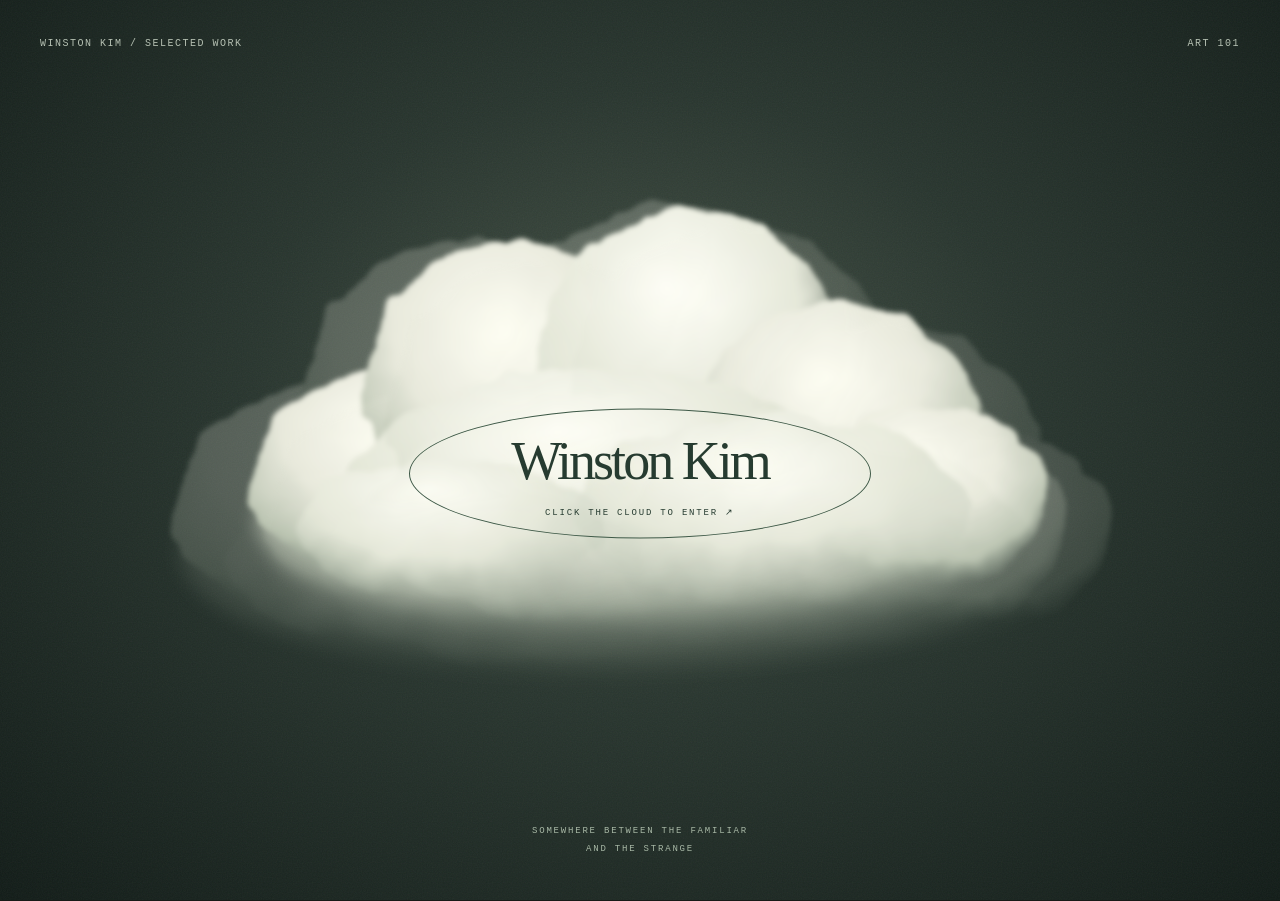
<file: index.html>
<!doctype html>
<html lang="en"><head><meta charset="utf-8"><meta name="viewport" content="width=device-width,initial-scale=1"><meta name="theme-color" content="#171916"><meta name="description" content="Four interactive worlds by Winston Kim. A portfolio experienced from inside a circular gallery."><title>Winston Kim — Inside the Web</title><link rel="stylesheet" href="gallery.css?v=cloud-about-8"><script src="gallery.js?v=cloud-about-8" defer></script><link rel="stylesheet" href="intro.css?v=cloud-about-8"><script src="intro.js?v=cloud-about-8" defer></script></head>
<body>
<section id="intro" role="dialog" aria-modal="true" aria-label="Welcome to Winston Kim’s portfolio">
 <div class="intro-coordinate">WINSTON KIM / SELECTED WORK</div><div class="intro-edition">ART 101</div>
 <div class="cloud-stage"><img class="cloud-layer haze" src="assets/cloud.svg" alt="" aria-hidden="true"><img class="cloud-layer main" src="assets/cloud.svg" alt="A soft, luminous cloud"><img class="cloud-layer wisp" src="assets/cloud.svg" alt="" aria-hidden="true"><button id="enter-portfolio"><strong>Winston Kim</strong><span>Click the cloud to enter ↗</span></button></div>
 <div class="intro-caption">SOMEWHERE BETWEEN THE FAMILIAR<br>AND THE STRANGE</div>
</section>
<header><a class="identity" href="#page00">WINSTON KIM<span>ART 101 · SELECTED WEB WORK</span></a><div class="edition">INSIDE THE WEB <span>↗</span></div><div class="header-actions"><button id="about-button" aria-haspopup="dialog" aria-controls="about-dialog">About me</button><button id="help" aria-expanded="false" aria-controls="instructions">How to explore <span>?</span></button></div></header>
<main id="gallery" aria-label="Circular portfolio gallery">
<div class="ceiling" aria-hidden="true"><div></div><div></div><div></div></div><div class="floor" aria-hidden="true"><div></div><div></div><div></div></div>
<div id="scene"><div id="world"></div></div>
<button class="edge top" aria-label="Rotate to previous project"><span>↑</span><small>TURN UP</small></button><button class="edge bottom" aria-label="Rotate to next project"><span>↓</span><small>TURN DOWN</small></button>
<div class="position" aria-hidden="true"><svg viewBox="0 0 100 48"><ellipse cx="50" cy="23" rx="42" ry="17"/><path id="bearing" d="M50 23L50 6"/><circle cx="50" cy="23" r="3"/></svg><span>YOU ARE HERE</span></div>
</main>
<aside id="instructions" hidden><button id="closeHelp" aria-label="Close instructions">×</button><span class="eyebrow">A PORTFOLIO IN THE ROUND</span><h1>Four worlds.<br>One continuous space.</h1><p>You’re standing in the center. Move your mouse to the top or bottom edge of the gallery and hold it there to turn around the gallery.</p><p>Click any website to open it fullscreen. Use “Back to portfolio” to return to the gallery. Use the project names or arrow buttons to jump between works. On a phone, swipe up or down on the project information below.</p><p class="muted">Keyboard: focus the gallery controls and use ↑ / ↓. Project keyboards remain independent.</p></aside>
<footer><div class="project-info" id="swipe"><span class="eyebrow" id="category"></span><div class="project-heading"><h1 id="title"></h1><a id="open" target="_blank" rel="noopener" aria-label="Open current project in a new tab">↗</a></div><p id="description"></p></div><div class="navigation"><div class="nav-caption"><span>MOVE UP OR DOWN TO EXPLORE</span><span id="counter">01 / 04</span></div><nav aria-label="Projects" id="index"></nav><div id="versions" hidden><span>Explore versions</span> <a href="projects/intime/terminal/index.html" target="_blank" rel="noopener">Terminal ↗</a><a href="projects/intime/lifeline/index.html" target="_blank" rel="noopener">Lifeline ↗</a></div></div></footer>
<dialog id="about-dialog" aria-labelledby="about-title">
<button id="close-about" type="button" autofocus>Close ×</button>
<span class="eyebrow">ABOUT ME</span><h1 id="about-title">Winston Kim.</h1><div class="about-course">MUSIC TECH / ART 101</div>
<div class="about-copy"><p>My name is Winston Kim and I am a Music Tech major. My creative interests lean towards nostalgic/surreal, and slightly dystopian. I like experimenting with ideas that feel familiar in the beginning but become more strange the longer you interact with them.</p>
<p>I'm interested in how technology influences our perception of reality, time, and memory. I'm drawn to the contrast between old and new, where the imperfections of analog coincide with the idea of speculative future that has a feeling of nostalgia. I don't necessarily want everything I create to have some big meaning but sometimes just want to create things that are weird and see where it goes.</p></div>
</dialog>
<div id="announcement" class="sr-only" aria-live="polite"></div>
</body></html>
</file>
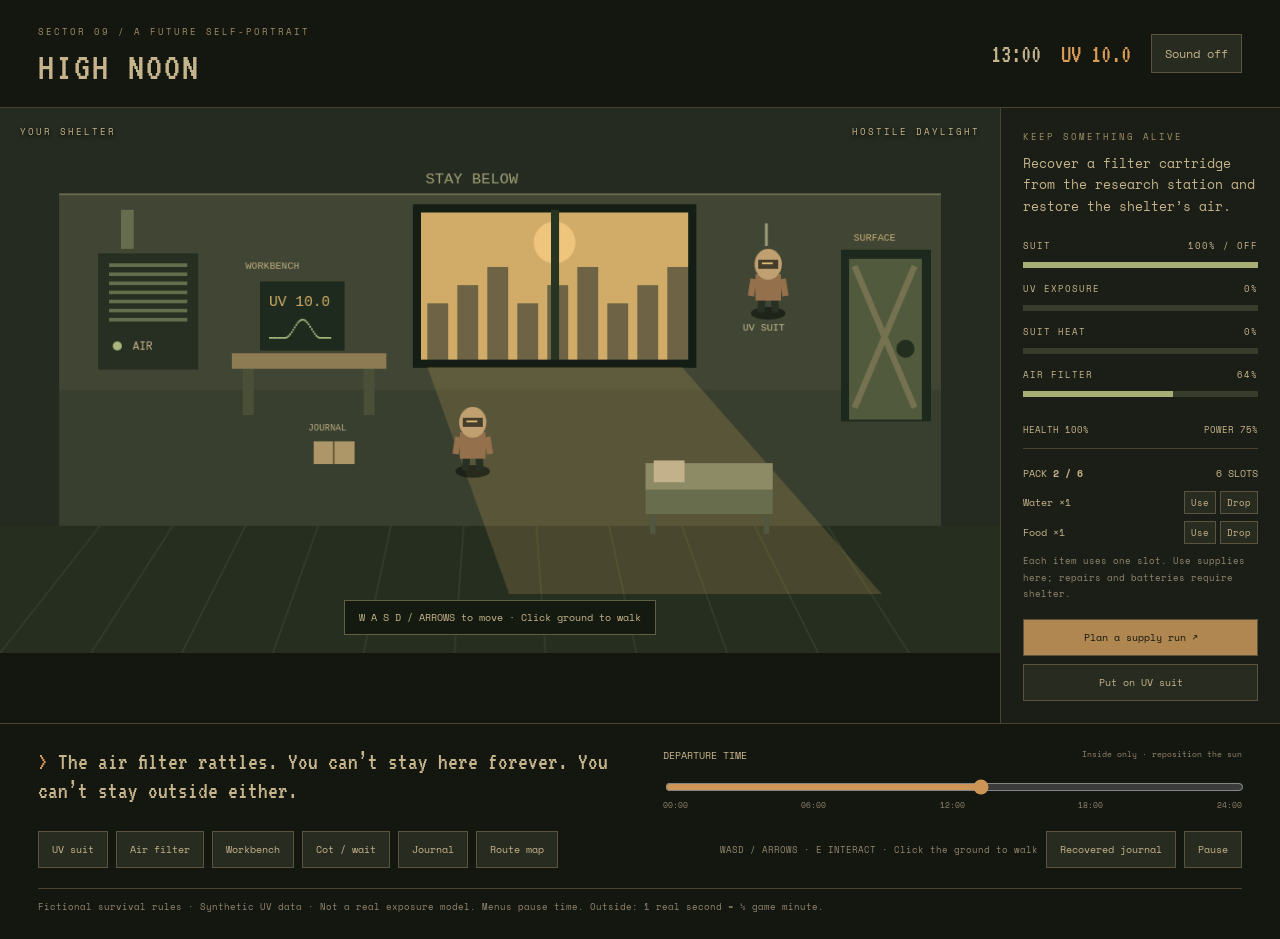
<file: projects/high-noon/index.html>
<!DOCTYPE html><html lang="en"><head><meta charset="UTF-8"><meta name="viewport" content="width=device-width,initial-scale=1"><title>High Noon</title><link rel="stylesheet" href="style.css"></head><body>
<header><div><span class="eyebrow">SECTOR 09 / A FUTURE SELF-PORTRAIT</span><h1>HIGH NOON</h1></div><div class="header-right"><span id="clock">13:00</span><span id="uv">UV 10.0</span><button id="sound" aria-pressed="false">Sound off</button></div></header>
<main><div class="world"><canvas id="world" width="1100" height="600" aria-label="Survival game. Move with W A S D or arrow keys; press E near labeled objects. Equivalent interaction buttons are below."></canvas><div class="scene-top"><span id="place">YOUR SHELTER</span><span id="weather">ASH ON THE WINDOWS</span></div><div class="interaction" id="prompt">W A S D to move · E to interact</div><div class="death" id="death" hidden><span>SURFACE CONTACT LOST</span><h2>NOT EVEN<br>A SHADOW.</h2><p id="deathReason"></p><small>Returning to the starting sequence…</small></div></div>
<aside><div class="eyebrow">KEEP SOMETHING ALIVE</div><p id="objective">Recover a filter cartridge from the research station and restore the shelter’s air.</p><div class="meter"><label>SUIT <span id="suitLabel"></span></label><progress id="suitMeter" max="100"></progress></div><div class="meter"><label>UV EXPOSURE <span id="exposureLabel"></span></label><progress id="exposureMeter" max="100"></progress></div><div class="meter"><label>SUIT HEAT <span id="heatLabel"></span></label><progress id="heatMeter" max="100"></progress></div><div class="meter"><label>AIR FILTER <span id="filterLabel"></span></label><progress id="filterMeter" max="100"></progress></div><div class="vitals"><span id="health"></span><span id="power"></span></div><div class="inventory-head"><span>PACK <b id="capacity"></b></span><span>6 SLOTS</span></div><div id="inventory"></div><p class="muted">Each item uses one slot. Use supplies here; repairs and batteries require shelter.</p><button id="plan" class="primary">Plan a supply run ↗</button><button id="suit">Put on UV suit</button><button id="return" hidden>Return to shelter ↙</button></aside>
<section class="console"><div class="log" id="log" role="status" aria-live="polite">The air filter rattles. You can’t stay here forever. You can’t stay outside either.</div><div class="time"><label for="time">DEPARTURE TIME <small id="timeHint">Inside only · reposition the sun</small></label><input id="time" type="range" min="0" max="23.75" step=".25" value="13"><div class="ticks"><span>00:00</span><span>06:00</span><span>12:00</span><span>18:00</span><span>24:00</span></div></div><div id="objects" class="objects"></div><div class="help"><span>WASD / ARROWS · E INTERACT · Click the ground to walk</span><button id="journal">Recovered journal</button><button id="pause">Pause</button></div><div class="muted">Fictional survival rules · Synthetic UV data · Not a real exposure model. Menus pause time. Outside: 1 real second = ½ game minute.</div></section></main>
<dialog id="modal"><button id="close" class="close" aria-label="Close">×</button><div id="modalBody"></div></dialog>
<script src="core.js"></script><script src="game.js"></script></body></html>
</file>
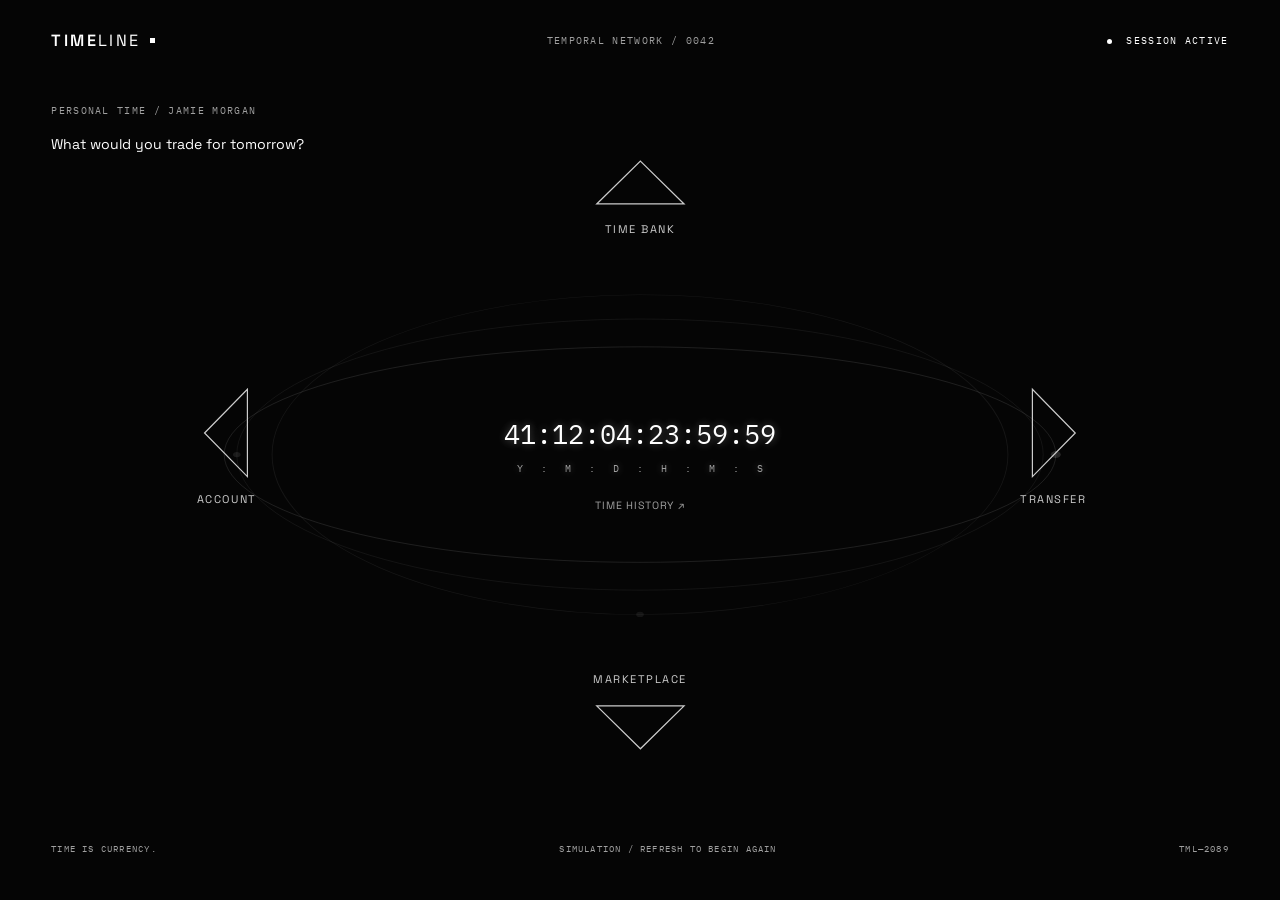
<file: projects/intime/index.html>
<!DOCTYPE html>
<html lang="en">
  <head>
    <meta charset="UTF-8">
    <meta name="viewport" content="width=device-width, initial-scale=1">
    <meta name="theme-color" content="#050505">
    <meta name="description" content="TIMELINE. Navigate a world where time is currency.">
    <title>TIMELINE — Radial version</title>
    <link rel="stylesheet" href="style.css">
    <script src="script.js" defer></script>
  </head>

  <body>
    <header class="site-header">
      <a class="brand" href="#home" aria-label="Timeline home">TIME<span>LINE</span><i></i></a>
      <span class="header-coordinate">TEMPORAL NETWORK / 0042</span>
      <span class="session"><i></i> SESSION ACTIVE</span>
    </header>

    <main>
      <!-- The hub is a scaled coordinate system: clock, orbits, and controls share it. -->
      <section id="home" class="view home-view" aria-label="Time navigation">
        <div class="home-caption"><span class="eyebrow">PERSONAL TIME / JAMIE MORGAN</span><p id="welcome-message"></p></div>

        <div class="dome">
          <svg class="orbit-map" viewBox="0 0 800 800" preserveAspectRatio="none" fill="none" aria-hidden="true">
            <g class="orbit orbit-one"><ellipse cx="400" cy="400" rx="330" ry="124" stroke="currentColor"/><circle cx="730" cy="400" r="4" fill="currentColor"/></g>
            <g class="orbit orbit-two"><ellipse cx="400" cy="400" rx="320" ry="156" stroke="currentColor"/><circle cx="80" cy="400" r="3" fill="currentColor"/></g>
            <g class="orbit orbit-three"><ellipse cx="400" cy="400" rx="292" ry="184" stroke="currentColor"/><circle cx="400" cy="584" r="3" fill="currentColor"/></g>
          </svg>

          <a href="#bank" class="direction north" aria-label="Time bank: borrow, project, and repay">
            <svg class="direction-arrow" viewBox="0 0 120 64" aria-hidden="true"><path d="M60 6 L112 57 L8 57 Z"/></svg><span class="direction-name">TIME BANK</span>
          </a>
          <a href="#transfers" class="direction east" aria-label="Transfers: send time to a contact">
            <svg class="direction-arrow" viewBox="0 0 120 64" aria-hidden="true"><path d="M60 6 L112 57 L8 57 Z"/></svg><span class="direction-name">TRANSFER</span>
          </a>
          <a href="#market" class="direction south" aria-label="Marketplace: buy goods and services">
            <span class="direction-name">MARKETPLACE</span><svg class="direction-arrow" viewBox="0 0 120 64" aria-hidden="true"><path d="M60 6 L112 57 L8 57 Z"/></svg>
          </a>
          <a href="#account" class="direction west" aria-label="Account: status, help, and settings">
            <svg class="direction-arrow" viewBox="0 0 120 64" aria-hidden="true"><path d="M60 6 L112 57 L8 57 Z"/></svg><span class="direction-name">ACCOUNT</span>
          </a>

          <a class="time-core" href="#history" aria-label="View your time history">
            
            <span id="countdown" class="countdown" role="timer" aria-live="off"></span>
            <span class="core-action">TIME HISTORY <span aria-hidden="true">↗</span></span>
          </a>
        </div>
        
      </section>

      <!-- Menu screens share the same live account; navigation does not reload it. -->
      <section id="workspace" class="view workspace" hidden>
        <div class="workspace-top"><a class="back-link" href="#home">← RETURN TO ORBIT</a><a href="#history" class="mini-clock" id="screen-time" aria-label="Remaining time; view history"></a></div>
        <nav class="screen-nav" aria-label="Directional menus">
          <a href="#bank" data-screen="bank">↑ <span>Credit</span></a>
          <a href="#transfers" data-screen="transfers">→ <span>Transfer</span></a>
          <a href="#market" data-screen="market">↓ <span>Exchange</span></a>
          <a href="#gamble" data-screen="gamble">◇ <span>Chance</span></a>
          <a href="#account" data-screen="account">← <span>Identity</span></a>
          <a href="#history" data-screen="history">◎ <span>Record</span></a>
        </nav>
        <div class="screen-heading"><div><span class="eyebrow" id="screen-index"></span><h1 id="screen-title" tabindex="-1"></h1></div></div>

        <section id="bank-panel" class="panel" hidden>
          <div class="split-grid">
            <form id="loan-form" class="form-block">
              <h2>Borrow a little tomorrow.</h2>
              <label for="loan-amount">Lifespan to borrow <output id="loan-label">5 years</output></label>
              <input id="loan-amount" type="range" min="1" max="15" value="5">
              <div class="range-labels"><span>1 year</span><span>15 years</span></div>
              <label for="loan-term">Repayment period</label>
              <select id="loan-term"><option value="12">12 months / 10% interest</option><option value="24" selected>24 months / 15% interest</option><option value="60">60 months / 25% interest</option></select>
              <button type="submit" class="primary-button">Review loan <span>↗</span></button>
              
            </form>
            <div class="projection-block">
              <div class="projection-orbit" aria-hidden="true">
                <svg viewBox="0 0 300 300" fill="none"><circle cx="150" cy="150" r="132" class="dial-track"/><circle cx="150" cy="150" r="132" class="dial-value" id="loan-dial" pathLength="100"/><circle cx="150" cy="150" r="112" class="dial-ticks"/><path d="M150 6V28M150 272V294M6 150H28M272 150H294"/></svg>
                <div><span id="dial-years">+5</span><small>YEARS ADVANCED</small></div>
              </div>
              <span class="eyebrow">LIFESPAN PROJECTION</span><dl id="projection-data" class="data-list"></dl></div>
          </div>
          <div class="repay-block"><div><span class="eyebrow">YOUR COMMITMENTS</span><h2>Outstanding debt</h2><p id="debt-value" class="data-number"></p></div><form id="repay-form"><label for="repay-amount">Repayment in days</label><div class="inline-fields"><input type="number" id="repay-amount" min="0.01" step="0.01" placeholder="30" required><button class="outline-button" type="submit">Review ↗</button></div><button type="button" class="text-button" id="repay-all">Repay full balance</button></form></div>
          
        </section>

        <section id="transfers-panel" class="panel" hidden>
          <div class="split-grid"><form id="transfer-form" class="form-block"><label for="recipient">Recipient</label><select id="recipient"><option value="alex">Alex Morgan</option><option value="sam">Sam Chen</option><option value="jordan">Jordan Ellis</option></select><label for="transfer-amount">Time to send</label><div class="inline-fields"><input id="transfer-amount" type="number" min="0.01" step="0.01" placeholder="1" required><select id="transfer-unit" aria-label="Time unit"><option value="d">Days</option><option value="h">Hours</option><option value="mo">Months</option><option value="y">Years</option></select></div><div class="fee-line"><span>Transfer fee</span><span>0 seconds</span></div><button class="primary-button" type="submit">Review transfer <span>↗</span></button></form><div class="transfer-copy">
              <span class="eyebrow">BIOLOGICAL RELAY / DIRECT LINK</span>
              <div class="relay-diagram" aria-hidden="true"><span class="relay-source">0042</span><div class="relay-path"><i></i><i></i><i></i></div><span class="relay-target">↗</span></div>
              <h2>A part of you.<br>Somewhere else.</h2>
              
            </div></div>
        </section>

        <section id="market-panel" class="panel" hidden><p class="market-caption">ESSENTIALS / INDULGENCES <span>ALL PRICES IN LIFESPAN</span></p><div id="products" class="product-list"></div>
          <a class="chance-link" href="#gamble"><span><small>CHANCE EXCHANGE / 05</small>Feeling lucky with your lifetime?</span><span>Enter →</span></a></section>

        <section id="gamble-panel" class="panel" hidden>
          <div class="split-grid">
            <form id="gamble-form" class="form-block">
              <h2>Spin for tomorrow.</h2>
              <label for="wager-amount">Lifespan to wager</label>
              <div class="inline-fields">
                <input id="wager-amount" type="number" min="0.01" step="0.01" value="1" required>
                <select id="wager-unit" aria-label="Wager time unit"><option value="h">Hours</option><option value="d">Days</option><option value="mo">Months</option><option value="y">Years</option></select>
              </div>
              <button class="primary-button" type="submit">Review wager <span>◇</span></button>
              
              
            </form>
            <div class="chance-instrument">
              <span class="eyebrow">PROBABILITY ENGINE / 7 : 7 : 1</span>
              <div class="chance-wheel" aria-hidden="true"><span class="wheel-pointer"></span><div id="wheel-disc" class="wheel-disc"></div><span class="wheel-hub">7 / 7 / 1</span></div>
              <p id="gamble-result" role="status">Your next second is undecided.</p>
              <a href="#history" class="text-button">View your time history ↗</a>
            </div>
          </div>
        </section>

        <section id="account-panel" class="panel" hidden>
          <div class="identity-heading"><span class="identity-mark" aria-hidden="true">JM</span><div><span class="eyebrow">REGISTERED BIOLOGICAL IDENTITY</span><h2>Jamie Morgan</h2></div><span class="identity-code">0042 / VERIFIED</span></div>
          <dl id="account-data" class="account-data"></dl>
          <details class="guide"><summary>Navigation guide <span>+</span></summary><div class="guide-grid"><p><strong>↑ Time bank</strong>Borrow, project future lifespan, or repay debt.</p><p><strong>→ Transfer</strong>Choose a contact and send time.</p><p><strong>↓ Marketplace</strong>Browse goods and review purchases.</p><p><strong>◇ Chance</strong>Wager time on a spinning wheel. Review the odds, then confirm.</p><p><strong>← Account</strong>Check your status and session information.</p><p><strong>Center time</strong>View and filter your transaction history.</p><p><strong>Confirm / cancel</strong>Every transaction is reviewed before it changes your time.</p></div></details>
          <details class="guide"><summary>About this world <span>+</span></summary><p>A speculative banking prototype. No real transactions. One year equals 365 days; one month equals 30 days. Your remaining lifespan is not protected by federal insurance.</p><p>Refreshing starts a new account with 42 years, no debt, and a fresh history. Time continues to tick during this visit.</p></details>
          <div class="account-actions"><button class="outline-button" id="reset-session">Start a new session ↗</button><a class="text-button" href="terminal/index.html" target="_blank" rel="noopener">Terminal version ↗</a><a class="text-button" href="lifeline/index.html" target="_blank" rel="noopener">White snapshot ↗</a></div>
        </section>

        <section id="history-panel" class="panel" hidden><div class="filters" role="group" aria-label="History filters"><button data-filter="all" aria-pressed="true">All activity</button><button data-filter="income" aria-pressed="false">Time received</button><button data-filter="expenses" aria-pressed="false">Time spent</button><button data-filter="loans" aria-pressed="false">Loans</button><button data-filter="gambling" aria-pressed="false">Wagers</button></div><div id="history-list"></div></section>
      </section>
    </main>

    <footer class="site-footer"><span>TIME IS CURRENCY.</span><span>SIMULATION / REFRESH TO BEGIN AGAIN</span><span class="footer-coordinate">TML—2089</span></footer>
    <div id="notice" role="status" hidden></div>

    <dialog id="review-dialog" aria-labelledby="review-title">
      <form method="dialog"><button class="dialog-close" value="cancel" aria-label="Close review">×</button><span class="eyebrow">A MOMENT TO CONSIDER</span><h2 id="review-title"></h2><pre id="review-description"></pre><div class="dialog-actions"><button class="outline-button" value="cancel">Cancel</button><button class="primary-button" value="confirm">Confirm ↗</button></div></form>
    </dialog>
  </body>
</html>
</file>
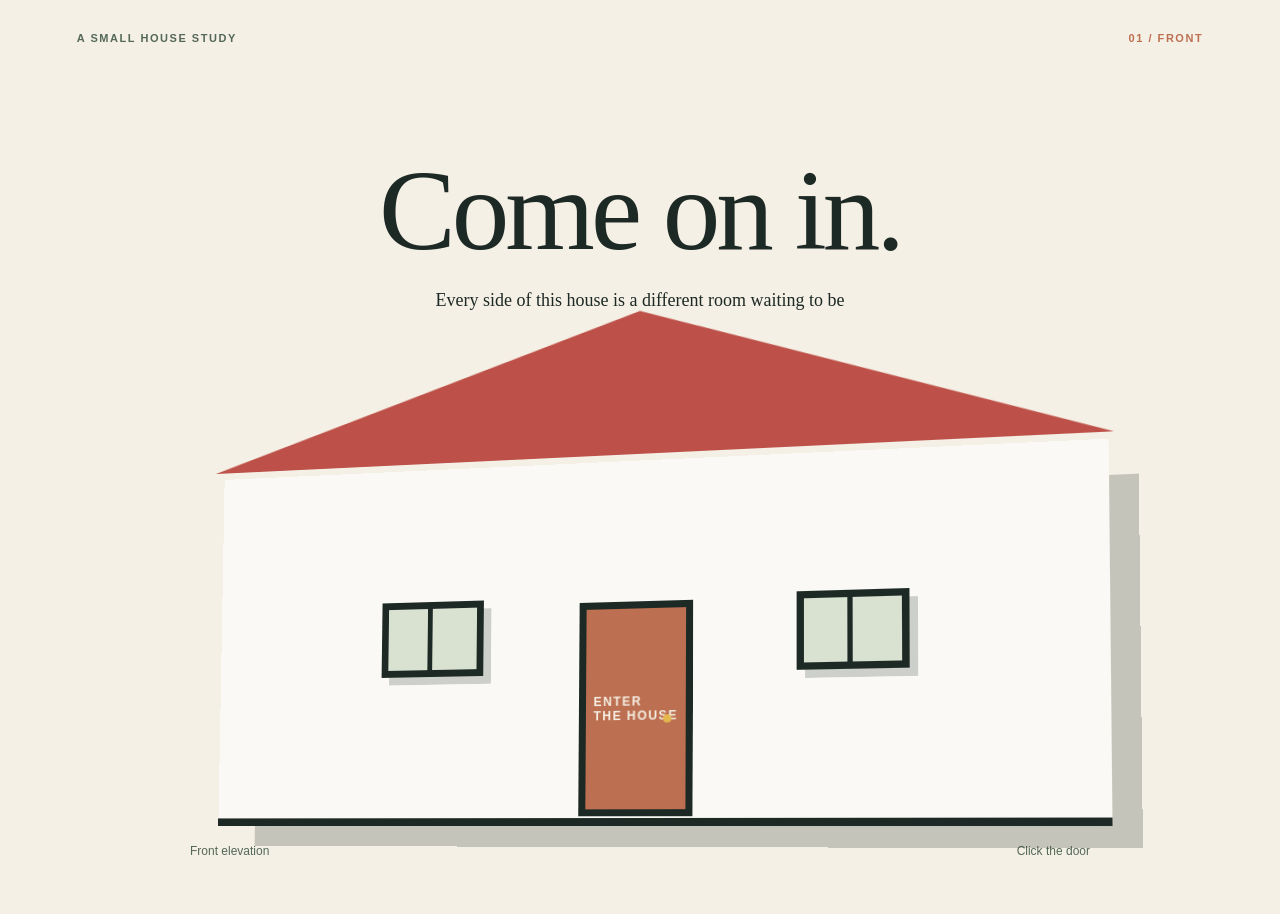
<file: projects/page00/index.html>
<!doctype html>
<html lang="en">
<head>
	<meta charset="utf-8">
	<meta name="viewport" content="width=device-width, initial-scale=1">
	<title>The House With Many Views</title>
	<style>
		:root {
			--ink: #1d2925;
			--paper: #f5f0e5;
			--sage: #9caf92;
			--moss: #536858;
			--clay: #bd7051;
			--sun: #e5b84e;
			--line: rgba(29, 41, 37, .22);
		}

		* { box-sizing: border-box; }
		html { scroll-behavior: smooth; }
		body {
			margin: 0;
			color: var(--ink);
			background: var(--paper);
			font-family: Georgia, 'Times New Roman', serif;
			overflow-x: hidden;
		}

		a { color: inherit; }
		.view { display: none; min-height: 100vh; padding: 32px 6vw 56px; }
		.view:target { display: block; animation: arrive .55s ease both; }
		#front { display: block; }
		body:has(.view:target) #front:not(:target) { display: none; }
		#front:target ~ #inside,
		#front:target ~ #north,
		#front:target ~ #east,
		#front:target ~ #south,
		#front:target ~ #west { display: none; }

		.topline { display: flex; justify-content: space-between; gap: 24px; align-items: center; font: 700 11px/1.2 Arial, sans-serif; letter-spacing: .14em; text-transform: uppercase; }
		.eyebrow { color: var(--moss); }
		.page-count { color: var(--clay); }
		.hero-copy { max-width: 650px; margin: 13vh auto 13vh; text-align: center; }
		h1, h2 { margin: 0; font-weight: 400; letter-spacing: -.035em; }
		h1 { font-size: clamp(54px, 9vw, 132px); line-height: .84; }
		h2 { font-size: clamp(46px, 8vw, 104px); line-height: .9; }
		.hero-copy p, .wall-copy p { font-size: 18px; line-height: 1.45; max-width: 450px; margin: 28px auto 0; }
		.house-front { position: relative; max-width: 900px; height: 370px; margin: 0 auto; border-bottom: 8px solid var(--ink); background: #faf9f5; overflow: visible; transform: perspective(1100px) rotateY(-8deg) rotateX(2deg); transform-origin: center bottom; transform-style: preserve-3d; box-shadow: 34px 28px 0 -7px rgba(29, 41, 37, .22); }
		.house-front::before { content: ''; position: absolute; z-index: 2; top: -40%; left: 0; width: 100%; height: 40%; background: #bd5149; clip-path: polygon(0 100%, 50% 0, 100% 100%); transform: translateZ(18px); filter: drop-shadow(0 5px 0 rgba(29, 41, 37, .25)); }
		.house-front::after { content: ''; position: absolute; z-index: 0; left: 7%; right: 7%; bottom: 0; height: 13%; background: #c5c3bc; transform: translateZ(-24px) translateX(20px); }
		.house-side { position: absolute; z-index: 0; top: 7%; right: 0; width: 10%; height: 86%; background: #d7d5cf; clip-path: polygon(0 0, 100% 8%, 100% 100%, 0 100%); transform: translateZ(-18px) skewY(-3deg); }
		.window { position: absolute; z-index: 3; top: 40%; width: 106px; height: 76px; border: 7px solid var(--ink); background: #d9e2d1; transform: translateZ(28px); box-shadow: 8px 8px 0 rgba(29, 41, 37, .2); }
		.window::after { content: ''; position: absolute; top: 0; bottom: 0; left: 45%; border-left: 5px solid var(--ink); }
		.window.left { left: 21%; }
		.window.right { right: 21%; }
		.door { position: absolute; z-index: 4; bottom: 0; left: 50%; width: 112px; height: 210px; transform: translateX(-50%) translateZ(35px); display: grid; place-items: center; background: var(--clay); border: 7px solid var(--ink); color: var(--paper); text-decoration: none; font: 700 12px Arial, sans-serif; letter-spacing: .12em; text-transform: uppercase; transition: background .2s, transform .2s; }
		.door:hover { background: var(--ink); transform: translateX(-50%) translateY(-7px) translateZ(35px); }
		.door::after { content: ''; position: absolute; right: 14px; top: 53%; width: 8px; height: 8px; border-radius: 50%; background: var(--sun); }
		.footer-note { max-width: 900px; margin: 18px auto 0; display: flex; justify-content: space-between; font: 12px Arial, sans-serif; color: var(--moss); }

		.inside-view { max-width: 1120px; margin: 7vh auto 0; }
		.inside-stage { position: relative; height: min(60vw, 580px); min-height: 380px; margin-top: 42px; background: #e7e6e1; border: 3px solid var(--ink); overflow: hidden; perspective: 900px; }
		.inside-stage::before { content: ''; position: absolute; inset: 0; background: linear-gradient(180deg, #fbfbf9 0 57%, #e1e0db 57% 100%); }
		.wall { position: absolute; z-index: 2; display: flex; flex-direction: column; justify-content: space-between; align-items: center; padding: 32px; text-decoration: none; font: 700 12px Arial, sans-serif; letter-spacing: .12em; text-transform: uppercase; filter: drop-shadow(0 0 1px rgba(29, 41, 37, .3)); transition: filter .2s, transform .2s; }
		.wall:hover { filter: brightness(1.08); transform: scale(1.015); }
		.wall span { position: relative; z-index: 3; border: 2px solid var(--ink); padding: 9px 12px; background: rgba(255, 255, 255, .88); color: var(--ink); }
		.wall.north { top: 0; left: 20%; right: 20%; height: 61%; background: #fff; clip-path: polygon(0 0, 100% 0, 88% 100%, 12% 100%); color: var(--ink); }
		.wall.west { left: 0; top: 0; bottom: 40%; width: 32%; background: #e6e6e2; clip-path: polygon(0 0, 100% 33%, 100% 100%, 0 100%); color: var(--ink); }
		.wall.east { right: 0; top: 0; bottom: 40%; width: 32%; background: #ddddda; clip-path: polygon(0 33%, 100% 0, 100% 100%, 0 100%); color: var(--ink); }
		.wall.west, .wall.east { justify-content: flex-end; gap: 12px; padding-bottom: 18px; }
		.floor { position: absolute; z-index: 1; left: 0; right: 0; bottom: 0; height: 40%; background: #cecdc8; clip-path: polygon(32% 0, 68% 0, 100% 100%, 0 100%); }
		.exit-link { display: inline-block; margin-top: 24px; font: 700 12px Arial, sans-serif; letter-spacing: .12em; text-transform: uppercase; text-decoration: none; border-bottom: 2px solid var(--clay); padding-bottom: 5px; }

		.wall-view { max-width: 1120px; margin: 15vh auto 0; }
		.wall-copy { max-width: 650px; }
		.wall-copy p { margin: 25px 0 0; }
		.wall-art { height: min(39vw, 390px); min-height: 280px; margin-top: 48px; border: 3px solid var(--ink); position: relative; overflow: hidden; background: var(--wall-color); }
		.wall-art::before { content: ''; position: absolute; inset: 0; background: var(--wall-color); }
		.wall-art::after { content: ''; position: absolute; z-index: 1; left: 0; right: 0; bottom: 0; height: 20%; background: #cecdc8; border-top: 3px solid rgba(29, 41, 37, .28); }
		.wall-window { position: absolute; z-index: 2; top: 16%; left: 50%; width: min(30%, 180px); min-width: 112px; height: 46%; min-height: 120px; transform: translateX(-50%); border: 10px solid var(--ink); background: #dce8e6; box-shadow: inset 0 0 0 3px rgba(255, 255, 255, .7), 12px 12px 0 rgba(29, 41, 37, .16); }
		.wall-window::before { content: ''; position: absolute; top: 0; bottom: 0; left: 50%; border-left: 6px solid var(--ink); transform: translateX(-50%); }
		.wall-window::after { content: ''; position: absolute; left: 0; right: 0; top: 50%; border-top: 6px solid var(--ink); transform: translateY(-50%); }
		.wall-view[data-wall="north"] .wall-art { --wall-color: #fff; }
		.wall-view[data-wall="east"] .wall-art { --wall-color: #e9e9e6; }
		.wall-view[data-wall="south"] .wall-art { --wall-color: #deddd8; }
		.wall-view[data-wall="west"] .wall-art { --wall-color: #f0f0ed; }
		.wall-nav { display: flex; flex-wrap: wrap; gap: 22px; margin-top: 25px; font: 700 12px Arial, sans-serif; letter-spacing: .1em; text-transform: uppercase; }
		.wall-nav a { text-decoration: none; border-bottom: 2px solid var(--ink); padding-bottom: 4px; }

		@keyframes arrive { from { opacity: 0; transform: translateY(14px); } to { opacity: 1; transform: translateY(0); } }
		@media (max-width: 650px) { .view { padding: 22px 5vw 42px; } .hero-copy { margin-top: 11vh; } .house-front { height: 300px; } .window { width: 70px; height: 54px; border-width: 5px; } .window.left { left: 11%; } .window.right { right: 11%; } .door { width: 90px; height: 170px; border-width: 5px; font-size: 10px; } .inside-stage { min-height: 330px; } .wall { padding: 18px 8px; } .wall span { padding: 7px 5px; font-size: 9px; } .wall-view { margin-top: 12vh; } }
	</style>
</head>
<body>
	<main>
		<section class="view" id="front" aria-labelledby="front-title">
			<div class="topline"><span class="eyebrow">A small house study</span><span class="page-count">01 / front</span></div>
			<div class="hero-copy">
				<h1 id="front-title">Come on in.</h1>
				<p>Every side of this house is a different room waiting to be seen.</p>
			</div>
			<div class="house-front" aria-label="Illustration of the front of a house">
				<div class="house-side" aria-hidden="true"></div>
				<div class="window left"></div><div class="window right"></div>
				<a class="door" href="#inside" aria-label="Enter the house">Enter<br>the house</a>
			</div>
			<div class="footer-note"><span>Front elevation</span><span>Click the door</span></div>
		</section>

		<section class="view" id="inside" aria-labelledby="inside-title">
			<div class="topline"><span class="eyebrow">The threshold</span><span class="page-count">02 / inside</span></div>
			<div class="inside-view">
				<h2 id="inside-title">Inside, facing the corner.</h2>
				<div class="inside-stage" aria-label="Three walls viewed from inside the house">
					<a class="wall north" href="#north"><span>North wall</span><span>View full wall</span></a>
					<a class="wall west" href="#west"><span>West wall</span><span>View full wall</span></a>
					<a class="wall east" href="#east"><span>East wall</span><span>View full wall</span></a>
					<div class="floor"></div>
				</div>
				<a class="exit-link" href="#front">Return to the front of the house</a>
			</div>
		</section>

		<section class="view wall-view" id="north" data-wall="north" aria-labelledby="north-title">
			<div class="topline"><span class="eyebrow">Full wall study</span><span class="page-count">03 / north</span></div>
			<div class="wall-copy"><h2 id="north-title">The north wall.</h2><p>A quiet, blank wall seen straight on from inside the room.</p></div>
			<div class="wall-art" aria-label="Interior view of the north wall"><div class="wall-window" aria-label="Window"></div></div>
			<nav class="wall-nav" aria-label="House navigation"><a href="#inside">Back inside</a><a href="#front">Front of house</a><a href="#east">East wall</a><a href="#south">South wall</a><a href="#west">West wall</a></nav>
		</section>

		<section class="view wall-view" id="east" data-wall="east" aria-labelledby="east-title">
			<div class="topline"><span class="eyebrow">Full wall study</span><span class="page-count">04 / east</span></div>
			<div class="wall-copy"><h2 id="east-title">The east wall.</h2><p>A softly shaded interior wall, viewed directly from the room.</p></div>
			<div class="wall-art" aria-label="Interior view of the east wall"><div class="wall-window" aria-label="Window"></div></div>
			<nav class="wall-nav" aria-label="House navigation"><a href="#inside">Back inside</a><a href="#front">Front of house</a><a href="#north">North wall</a><a href="#south">South wall</a><a href="#west">West wall</a></nav>
		</section>

		<section class="view wall-view" id="south" data-wall="south" aria-labelledby="south-title">
			<div class="topline"><span class="eyebrow">Full wall study</span><span class="page-count">05 / south</span></div>
			<div class="wall-copy"><h2 id="south-title">The south wall.</h2><p>A pale interior wall meeting the floor at a simple, clear edge.</p></div>
			<div class="wall-art" aria-label="Interior view of the south wall"><div class="wall-window" aria-label="Window"></div></div>
			<nav class="wall-nav" aria-label="House navigation"><a href="#inside">Back inside</a><a href="#front">Front of house</a><a href="#north">North wall</a><a href="#east">East wall</a><a href="#west">West wall</a></nav>
		</section>

		<section class="view wall-view" id="west" data-wall="west" aria-labelledby="west-title">
			<div class="topline"><span class="eyebrow">Full wall study</span><span class="page-count">06 / west</span></div>
			<div class="wall-copy"><h2 id="west-title">The west wall.</h2><p>A softly lit interior wall, viewed directly from the room.</p></div>
			<div class="wall-art" aria-label="Interior view of the west wall"><div class="wall-window" aria-label="Window"></div></div>
			<nav class="wall-nav" aria-label="House navigation"><a href="#inside">Back inside</a><a href="#front">Front of house</a><a href="#north">North wall</a><a href="#east">East wall</a><a href="#south">South wall</a></nav>
		</section>
	</main>
</body>
</html>
</file>
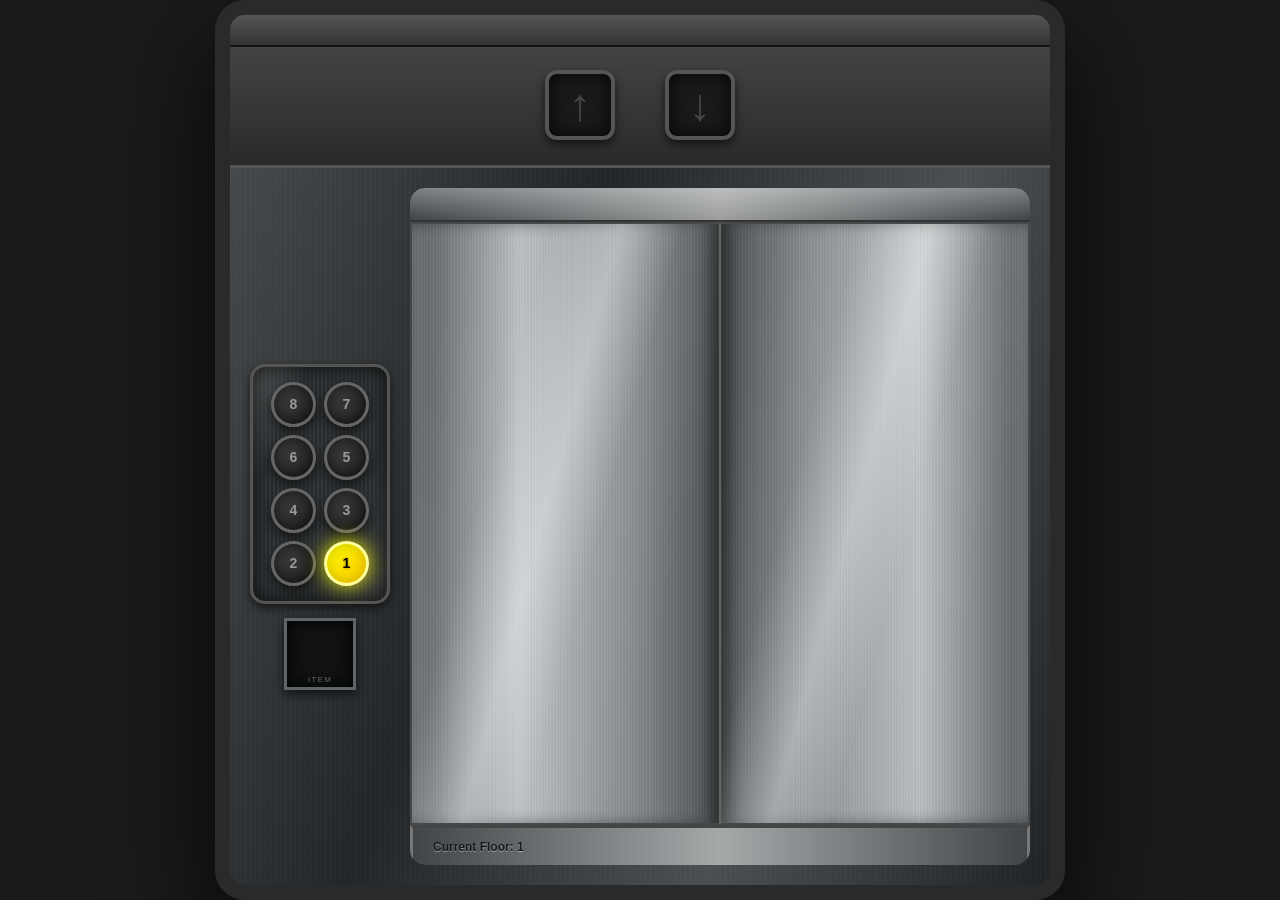
<file: projects/webnarrative/index.html>
<!DOCTYPE html>
<html lang="en">
<head>
    <meta charset="UTF-8">
    <meta name="viewport" content="width=device-width, initial-scale=1.0">
    <title>Interactive Elevator</title>
    <style>
        * {
            margin: 0;
            padding: 0;
            box-sizing: border-box;
        }

        body {
            font-family: 'Arial', sans-serif;
            display: flex;
            justify-content: center;
            align-items: center;
            min-height: 100vh;
            background: #1a1a1a;
        }

        .elevator-container {
            width: 850px;
            height: 900px;
            background: #3a3a3a;
            border: 15px solid #2a2a2a;
            border-radius: 30px;
            position: relative;
            box-shadow: 0 40px 100px rgba(0, 0, 0, 0.8), inset 0 0 50px rgba(0, 0, 0, 0.3);
            display: flex;
            flex-direction: column;
            overflow: hidden;
        }

        /* Top Trim */
        .elevator-container::before {
            content: '';
            position: absolute;
            top: 0;
            left: 0;
            right: 0;
            height: 30px;
            background: linear-gradient(180deg, #555 0%, #333 100%);
            border-bottom: 2px solid #111;
            z-index: 100;
        }

        /* Direction Indicator */
        .direction-indicator {
            background: linear-gradient(180deg, #444 0%, #2a2a2a 100%);
            padding: 25px;
            display: flex;
            justify-content: center;
            align-items: center;
            gap: 50px;
            border-bottom: 3px solid #555;
            margin-top: 30px;
        }

        .arrow-light {
            width: 70px;
            height: 70px;
            background: #1a1a1a;
            border: 4px solid #555;
            border-radius: 12px;
            display: flex;
            justify-content: center;
            align-items: center;
            font-size: 45px;
            color: #444;
            transition: all 0.3s ease;
            box-shadow: inset 0 0 20px rgba(0, 0, 0, 0.8), 0 4px 10px rgba(0, 0, 0, 0.6);
        }

        .arrow-light.active {
            background: #ffff00;
            color: #000;
            border-color: #ffff00;
            box-shadow: 0 0 30px rgba(255, 255, 0, 0.9), inset 0 0 15px rgba(0, 0, 0, 0.2);
            text-shadow: 0 0 5px rgba(0, 0, 0, 0.3);
        }

        /* Main Elevator Space */
        .elevator-main {
            flex: 1;
            display: flex;
            position: relative;
            gap: 20px;
            padding: 20px;
            background:
                repeating-linear-gradient(90deg, rgba(255,255,255,0.025) 0 1px, transparent 1px 5px),
                linear-gradient(110deg, #45494b 0%, #232628 35%, #4b4f51 68%, #202325 100%);
            align-items: center;
        }

        /* Floor Panel */
        .controls-column {
            width: 140px;
            min-width: 140px;
            display: flex;
            flex-direction: column;
            align-items: center;
            gap: 14px;
        }

        .floor-panel {
            background:
                linear-gradient(115deg, rgba(255,255,255,0.18), transparent 24% 68%, rgba(255,255,255,0.08)),
                repeating-linear-gradient(90deg, #34383a 0 2px, #2a2d2f 2px 4px);
            padding: 15px;
            border: 3px solid #555;
            border-radius: 15px;
            display: grid;
            grid-template-columns: repeat(2, 45px);
            grid-template-rows: repeat(4, 1fr);
            gap: 8px;
            align-items: center;
            justify-items: center;
            justify-content: center;
            width: 140px;
            min-width: 140px;
            height: fit-content;
            box-shadow: inset 0 0 20px rgba(0, 0, 0, 0.8), 0 4px 10px rgba(0, 0, 0, 0.6);
        }

        .floor-button {
            width: 45px;
            height: 45px;
            border-radius: 50%;
            background: linear-gradient(135deg, #444 0%, #222 100%);
            border: 3px solid #666;
            color: #999;
            font-size: 14px;
            font-weight: bold;
            cursor: pointer;
            transition: all 0.3s ease;
            box-shadow: inset 0 0 15px rgba(0, 0, 0, 0.7), 0 5px 12px rgba(0, 0, 0, 0.6);
            position: relative;
        }

        .floor-button:hover {
            background: linear-gradient(135deg, #555 0%, #333 100%);
            border-color: #888;
            transform: scale(1.05);
        }

        .floor-button.active {
            background: linear-gradient(135deg, #ffff00 0%, #ffcc00 100%);
            color: #000;
            border-color: #ffff99;
            box-shadow: 0 0 20px rgba(255, 255, 0, 0.9), inset 0 0 15px rgba(0, 0, 0, 0.2);
            text-shadow: 0 0 3px rgba(0, 0, 0, 0.4);
        }

        .floor-button.furnace-call {
            animation: furnace-call 0.8s ease-in-out infinite alternate;
        }

        @keyframes furnace-call {
            from {
                border-color: #8a4b21;
                box-shadow: 0 0 5px rgba(255, 82, 20, 0.25), inset 0 0 15px rgba(0, 0, 0, 0.7);
            }
            to {
                border-color: #ffd18a;
                color: #fff3d5;
                background: linear-gradient(135deg, #9e351b 0%, #35130d 100%);
                box-shadow: 0 0 24px rgba(255, 91, 25, 0.95), inset 0 0 10px rgba(255, 190, 90, 0.35);
            }
        }

        .floor-button.disabled {
            opacity: 0.5;
            cursor: not-allowed;
        }

        .inventory-slot {
            width: 72px;
            height: 72px;
            display: grid;
            place-items: center;
            position: relative;
            background: #101213;
            border: 3px solid #606568;
            box-shadow: inset 0 0 18px #000, 0 4px 10px rgba(0,0,0,0.65);
            color: transparent;
            font-size: 34px;
        }

        .inventory-slot::after {
            content: 'ITEM';
            position: absolute;
            bottom: 3px;
            color: #666;
            font-size: 8px;
            letter-spacing: 0.16em;
        }

        .inventory-slot.has-key {
            color: #d3a74f;
            border-color: #a88038;
            text-shadow: 0 0 9px rgba(255, 190, 70, 0.5);
        }

        .inventory-slot.has-key::after { content: 'IRON KEY'; color: #b99451; }
        .inventory-slot.using-key { animation: key-turn 0.7s ease-in-out; }

        .key-pickup,
        .door-hotspot,
        .furnace-hotspot {
            position: absolute;
            z-index: 5;
            border: 0;
            cursor: pointer;
        }

        .key-pickup {
            left: 48%;
            bottom: 12%;
            width: 72px;
            height: 72px;
            padding: 0;
            appearance: none;
            -webkit-appearance: none;
            background: transparent !important;
            border-radius: 50%;
            outline: none;
            box-shadow: none;
            -webkit-tap-highlight-color: transparent;
            color: #c49a49;
            font-size: 48px;
            transform: rotate(-18deg);
            filter: drop-shadow(0 0 7px rgba(255, 199, 86, 0.6));
            animation: key-hover 2.2s ease-in-out infinite;
        }

        .key-pickup:hover { filter: drop-shadow(0 0 13px rgba(255, 214, 120, 0.95)); }

        .key-pickup:focus-visible {
            outline: 2px solid rgba(255, 214, 120, 0.8);
            outline-offset: 4px;
        }

        .door-hotspot {
            inset: 5% 12%;
            background: transparent;
            border-radius: 42% 42% 3% 3%;
        }

        .door-hotspot:hover {
            box-shadow: inset 0 0 25px rgba(224, 169, 76, 0.16);
        }

        .key-pickup[hidden], .door-hotspot[hidden] { display: none; }

        .furnace-hotspot {
            left: 34%;
            top: 35%;
            width: 32%;
            height: 34%;
            background: transparent;
            border-radius: 48%;
        }

        .furnace-hotspot:hover {
            box-shadow: 0 0 24px rgba(175, 190, 195, 0.22), inset 0 0 20px rgba(190, 205, 210, 0.12);
        }

        .furnace-hotspot[hidden] { display: none; }

        @keyframes key-hover {
            0%, 100% { transform: translateY(0) rotate(-18deg); }
            50% { transform: translateY(-5px) rotate(-15deg); }
        }

        @keyframes key-turn {
            0% { transform: rotate(0); }
            50% { transform: rotate(35deg) scale(1.08); }
            100% { transform: rotate(0); }
        }

        /* Doors and Floor Content Container */
        .doors-container {
            flex: 1;
            align-self: stretch;
            min-height: 0;
            display: flex;
            position: relative;
            overflow: hidden;
            isolation: isolate;
            background: #202020;
            border-radius: 15px;
            box-shadow: inset 0 0 30px rgba(0, 0, 0, 0.5);
        }

        /* Elevator Cabin Walls */
        .elevator-cabin {
            position: absolute;
            top: 0;
            left: 0;
            right: 0;
            bottom: 0;
            display: flex;
            flex-direction: column;
            width: 100%;
            height: 100%;
            z-index: 5;
        }

        .cabin-ceiling {
            height: 34px;
            background:
                linear-gradient(90deg, rgba(255,255,255,0.05), rgba(255,255,255,0.5) 50%, rgba(255,255,255,0.05)),
                linear-gradient(180deg, #777b7d 0%, #363a3c 100%);
            border-bottom: 2px solid #333;
        }

        .cabin-walls {
            flex: 1;
            display: flex;
            gap: 20px;
            padding: 20px;
            background-size: auto 100%;
            background-position: center;
            background-repeat: no-repeat;
            background-color: #080909;
            border-left: 3px solid #777;
            border-right: 3px solid #777;
            position: relative;
            overflow: hidden;
            clip-path: inset(0);
            z-index: 10;
        }

        /* Floor 2: gently displace only the distant end of the hallway. */
        .cabin-walls.hallway-sway::after {
            content: '';
            position: absolute;
            inset: 0;
            background-image: inherit;
            background-size: inherit;
            background-position: inherit;
            background-repeat: inherit;
            pointer-events: none;
            transform-origin: 50% 42%;
            -webkit-mask-image: radial-gradient(
                ellipse 18% 25% at 50% 42%,
                #000 0%,
                rgba(0, 0, 0, 0.9) 35%,
                transparent 100%
            );
            mask-image: radial-gradient(
                ellipse 18% 25% at 50% 42%,
                #000 0%,
                rgba(0, 0, 0, 0.9) 35%,
                transparent 100%
            );
            animation: hallway-drift 5s ease-in-out infinite alternate;
            will-change: transform, filter;
            z-index: 1;
        }

        /* The cabin itself becomes less mechanical as the ascent continues. */
        .elevator-container.life-stage-4 .cabin-walls,
        .elevator-container.life-stage-7 .cabin-walls {
            animation: room-breath 5.5s ease-in-out infinite;
        }

        .elevator-container.life-stage-5 .cabin-walls {
            animation: heart-room 1.8s ease-in-out infinite;
        }

        .elevator-container.life-stage-6:not(.awakened) .doors-open .cabin-walls {
            animation: garden-reach 7s ease-in-out infinite alternate;
        }

        /* Once floor 8 is reached, familiar floors become unstable. */
        .elevator-container.awakened .cabin-walls {
            background-size: auto 100%;
            background-position: center;
            filter: none;
        }

        .elevator-container.awakened .cabin-walls.final-field {
            background-position: center;
            filter: none;
        }

        .elevator-container.awakened .cabin-walls.final-field::before {
            display: none;
        }

        .elevator-container.awakened .doors-container {
            box-shadow:
                0 0 14px rgba(105, 10, 20, 0.34),
                inset 0 0 18px rgba(105, 10, 20, 0.18);
        }

        @keyframes room-breath {
            0%, 100% { filter: brightness(0.92); }
            50% { filter: brightness(1.04); }
        }

        @keyframes heart-room {
            0%, 38%, 100% { filter: brightness(0.85); }
            44% { filter: brightness(1.08); }
            55% { filter: brightness(0.92); }
            61% { filter: brightness(1.03); }
        }

        @keyframes garden-reach {
            from { transform: translateX(-2px); filter: saturate(0.95); }
            to { transform: translateX(2px); filter: saturate(1.12); }
        }

        @keyframes hallway-drift {
            0% {
                transform: translateX(-5px) rotate(-0.35deg) scale(1.012);
                filter: brightness(0.92) blur(0.3px);
            }
            100% {
                transform: translateX(5px) rotate(0.35deg) scale(1.012);
                filter: brightness(0.82) blur(0.6px);
            }
        }

        @media (prefers-reduced-motion: reduce) {
            .cabin-walls.hallway-sway::after,
            .elevator-container .cabin-walls {
                animation: none;
            }

            .floor-button.furnace-call { animation: none; }
        }

        .cabin-floor {
            height: 40px;
            background: linear-gradient(90deg, #414547 0%, #a5a9aa 50%, #414547 100%);
            border-top: 3px solid #444;
            border-left: 3px solid #777;
            border-right: 3px solid #777;
            display: flex;
            align-items: center;
            padding: 0 20px;
        }

        .floor-status {
            font-size: 12px;
            color: #17191a;
            font-weight: bold;
            text-shadow: 0 1px rgba(255,255,255,0.4);
        }

        /* Doors */
        .door {
            width: 50%;
            position: absolute;
            top: 34px;
            bottom: 40px;
            transition: transform 0.45s cubic-bezier(0.65, 0, 0.35, 1);
            display: flex;
            justify-content: center;
            align-items: center;
            border: 2px solid #45494b;
            box-shadow: inset 0 0 28px rgba(0, 0, 0, 0.34), 0 0 12px rgba(0, 0, 0, 0.7);
            z-index: 30;
        }

        /* A broad reflected highlight gives the steel a polished finish. */
        .door::before {
            content: '';
            position: absolute;
            inset: 0;
            background: linear-gradient(105deg, transparent 12%, rgba(255,255,255,0.07) 30%, rgba(255,255,255,0.5) 45%, rgba(255,255,255,0.08) 58%, transparent 76%);
            opacity: 0.75;
            pointer-events: none;
        }

        /* A dark seam and brushed-metal lines make the two panels read as doors. */
        .door::after {
            content: '';
            position: absolute;
            inset: 0;
            background: repeating-linear-gradient(
                90deg,
                transparent 0,
                transparent 38px,
                rgba(255, 255, 255, 0.07) 39px,
                rgba(0, 0, 0, 0.08) 40px
            );
            pointer-events: none;
        }

        .door-left {
            left: 0;
            transform: translateX(0);
            border-right: 1px solid #666;
            background:
                repeating-linear-gradient(90deg, rgba(255,255,255,0.04) 0 1px, rgba(0,0,0,0.025) 1px 3px),
                linear-gradient(90deg, #555b5e 0%, #b9bec0 35%, #858b8e 72%, #4b5052 100%);
            box-shadow: inset -8px 0 15px rgba(0,0,0,0.48), inset 8px 0 18px rgba(255,255,255,0.16);
        }

        .door-right {
            right: 0;
            transform: translateX(0);
            border-left: 1px solid #666;
            background:
                repeating-linear-gradient(90deg, rgba(255,255,255,0.04) 0 1px, rgba(0,0,0,0.025) 1px 3px),
                linear-gradient(90deg, #4b5052 0%, #858b8e 28%, #b9bec0 65%, #555b5e 100%);
            box-shadow: inset 8px 0 15px rgba(0,0,0,0.48), inset -8px 0 18px rgba(255,255,255,0.16);
        }

        .doors-container.doors-open .door-left {
            transform: translateX(-100%);
        }

        .doors-container.doors-open .door-right {
            transform: translateX(100%);
        }

        /* Floor Content */
        .floor-content {
            display: none;
        }

        .floor-label {
            display: none;
        }

        .floor-theme {
            display: none;
        }

        .floor-info {
            display: none;
        }

        /* Floor specific styles */
        .floor-1 {
            background: linear-gradient(135deg, #667eea 0%, #764ba2 100%);
        }

        .floor-2 {
            background: linear-gradient(135deg, #f093fb 0%, #f5576c 100%);
        }

        .floor-3 {
            background: linear-gradient(135deg, #4facfe 0%, #00f2fe 100%);
        }

        .floor-4 {
            background: linear-gradient(135deg, #fa709a 0%, #fee140 100%);
        }

        .floor-5 {
            background: linear-gradient(135deg, #30cfd0 0%, #330867 100%);
        }

        .floor-6 {
            background: linear-gradient(135deg, #a8edea 0%, #fed6e3 100%);
        }

        .floor-7 {
            background: linear-gradient(135deg, #ff9a56 0%, #ff6a88 100%);
        }

        .floor-8 {
            background: linear-gradient(135deg, #2e2e78 0%, #662d8c 100%);
        }
    </style>
</head>
<body>
    <div class="elevator-container">
        <!-- Direction Indicator -->
        <div class="direction-indicator">
            <div class="arrow-light" id="arrow-up">↑</div>
            <div class="arrow-light" id="arrow-down">↓</div>
        </div>

        <!-- Main Elevator Space -->
        <div class="elevator-main">
            <!-- Floor Panel and Inventory -->
            <div class="controls-column">
                <div class="floor-panel">
                    <button class="floor-button" data-floor="8">8</button>
                    <button class="floor-button" data-floor="7">7</button>
                    <button class="floor-button" data-floor="6">6</button>
                    <button class="floor-button" data-floor="5">5</button>
                    <button class="floor-button" data-floor="4">4</button>
                    <button class="floor-button" data-floor="3">3</button>
                    <button class="floor-button" data-floor="2">2</button>
                    <button class="floor-button" data-floor="1">1</button>
                </div>
                <div class="inventory-slot" id="inventory-slot" aria-label="Empty inventory slot">🗝️</div>
            </div>

            <!-- Doors and Floor Content -->
            <div class="doors-container" aria-live="polite">
                <!-- Elevator Cabin -->
                <div class="elevator-cabin">
                    <!-- Ceiling -->
                    <div class="cabin-ceiling"></div>

                    <!-- Walls and Floor Content -->
                    <div class="cabin-walls">
                        <button class="key-pickup" id="key-pickup" aria-label="Pick up the iron key" hidden>🗝️</button>
                        <button class="door-hotspot" id="door-hotspot" aria-label="Unlock the wooden door" hidden></button>
                        <button class="furnace-hotspot" id="furnace-hotspot" aria-label="Relight the dormant furnace" hidden></button>
                    </div>

                    <!-- Doors on top of content -->
                    <div class="door door-left"></div>
                    <div class="door door-right"></div>

                    <!-- Floor -->
                    <div class="cabin-floor">
                        <div class="floor-status" id="floor-status">Current Floor: 1</div>
                    </div>
                </div>
            </div>
        </div>
    </div>

    <script>
        // Floor themes
        // To add custom images:
        // 1. Download or create images for each floor
        // 2. Save them to the 'img' folder with these filenames:
        //    - floor1-lobby.jpg, floor2-office.jpg, etc.
        // 3. The backgroundImage paths will automatically load them
        const floorThemes = {
            1: {
                name: 'Lobby',
                icon: '🏢',
                backgroundImage: 'img/floor1-lobby.png',
                awakenedImage: 'img/floor1-lobby-awakened.png'
            },
            2: {
                name: 'The Hallway',
                icon: '🚪',
                backgroundImage: 'img/floor2-hallway.png',
                awakenedImage: 'img/floor2-hallway-awakened.png'
            },
            3: {
                name: 'Maintenance',
                icon: '⚙️',
                backgroundImage: 'img/floor3-maintenance.png',
                awakenedImage: 'img/floor3-maintenance-awakened.png'
            },
            4: {
                name: 'Dining Room',
                icon: '🍽️',
                backgroundImage: 'img/floor4-dining.png',
                awakenedImage: 'img/floor4-dining-awakened.png'
            },
            5: {
                name: 'Mechanical Heart',
                icon: '♥',
                backgroundImage: 'img/floor5-door-right.png',
                awakenedImage: 'img/floor5-heart-awakened-right.png',
                openedImage: 'img/floor5-furnace-unlit.png',
                litImage: 'img/floor5-furnace-lit.png'
            },
            6: {
                name: 'The Garden',
                icon: '🌿',
                backgroundImage: 'img/floor6-garden.png',
                awakenedImage: 'img/floor6-garden-awakened.png'
            },
            7: {
                name: 'The Chamber',
                icon: '◇',
                backgroundImage: 'img/floor7-chamber.png',
                awakenedImage: 'img/floor7-chamber-awakened.png'
            },
            8: {
                name: 'The Eyes',
                icon: '👁',
                backgroundImage: 'img/floor8-eyes.png'
            }
        };

        let currentFloor = 1;
        let isMoving = false;
        let hasAwakened = false;
        let hasKey = false;
        let doorUnlocked = false;
        let furnaceLit = false;
        const doorAnimationTime = 450;

        const floorButtons = document.querySelectorAll('.floor-button');
        const elevatorContainer = document.querySelector('.elevator-container');
        const doorsContainer = document.querySelector('.doors-container');
        const cabinWalls = document.querySelector('.cabin-walls');
        const floorLabel = document.getElementById('floor-label');
        const floorTheme = document.getElementById('floor-theme');
        const floorInfo = document.getElementById('floor-info');
        const floorStatus = document.getElementById('floor-status');
        const keyPickup = document.getElementById('key-pickup');
        const doorHotspot = document.getElementById('door-hotspot');
        const furnaceHotspot = document.getElementById('furnace-hotspot');
        const inventorySlot = document.getElementById('inventory-slot');
        const arrowUp = document.getElementById('arrow-up');
        const arrowDown = document.getElementById('arrow-down');

        // Always begin a new visit on floor 1, even when the browser restores the page.
        resetElevator();
        window.addEventListener('pageshow', resetElevator);

        floorButtons.forEach(button => {
            button.addEventListener('click', () => {
                const targetFloor = parseInt(button.dataset.floor);
                if (targetFloor !== currentFloor && !isMoving) {
                    moveElevator(targetFloor);
                } else if (targetFloor === currentFloor && !isMoving) {
                    openDoors();
                }
            });
        });

        keyPickup.addEventListener('click', () => {
            hasKey = true;
            floorStatus.textContent = 'You picked up an old iron key.';
            updateInteractiveItems();
        });

        doorHotspot.addEventListener('click', () => {
            if (!hasKey) {
                floorStatus.textContent = 'The lock requires an old iron key.';
                return;
            }

            isMoving = true;
            floorButtons.forEach(btn => btn.disabled = true);
            inventorySlot.classList.add('using-key');
            floorStatus.textContent = 'The key turns inside the lock…';

            setTimeout(() => {
                doorUnlocked = true;
                isMoving = false;
                floorButtons.forEach(btn => btn.disabled = false);
                inventorySlot.classList.remove('using-key');
                updateFloorDisplay();
                floorStatus.textContent = 'The door is open.';
            }, 700);
        });

        furnaceHotspot.addEventListener('click', () => {
            if (furnaceLit) return;

            furnaceLit = true;
            updateFloorDisplay();
            floorStatus.textContent = 'The furnace wakes. Floor 1 is calling.';
        });

        function moveElevator(targetFloor) {
            isMoving = true;
            const direction = targetFloor > currentFloor ? 'up' : 'down';

            // Disable all buttons
            floorButtons.forEach(btn => btn.disabled = true);

            // Close doors
            doorsContainer.classList.remove('doors-open');

            // Wait until the doors have fully closed before the elevator moves.
            setTimeout(() => {
                const hesitation = targetFloor >= 6 ? 250 : 0;
                if (hesitation) {
                    floorStatus.textContent = 'The elevator is listening…';
                }

                setTimeout(() => {
                    updateDirectionIndicator(direction);

                    // Keep a sense of distance without making longer trips drag.
                    const travelTime = Math.abs(targetFloor - currentFloor) * 350;

                    setTimeout(() => {
                        currentFloor = targetFloor;
                        updateFloorDisplay();
                        disableArrows();
                        openDoors();

                        // Re-enable buttons once the new floor is revealed.
                        setTimeout(() => {
                            isMoving = false;
                            floorButtons.forEach(btn => btn.disabled = false);
                        }, doorAnimationTime);
                    }, travelTime);
                }, hesitation);
            }, doorAnimationTime);
        }

        function updateDirectionIndicator(direction) {
            arrowUp.classList.remove('active');
            arrowDown.classList.remove('active');

            if (direction === 'up') {
                arrowUp.classList.add('active');
            } else if (direction === 'down') {
                arrowDown.classList.add('active');
            }
        }

        function disableArrows() {
            arrowUp.classList.remove('active');
            arrowDown.classList.remove('active');
        }

        function openDoors() {
            doorsContainer.classList.add('doors-open');
        }

        function resetElevator() {
            currentFloor = 1;
            isMoving = false;
            hasAwakened = false;
            hasKey = false;
            doorUnlocked = false;
            furnaceLit = false;

            doorsContainer.classList.remove('doors-open');
            elevatorContainer.classList.remove('awakened');
            cabinWalls.removeAttribute('style');
            disableArrows();

            floorButtons.forEach(btn => {
                btn.disabled = false;
                btn.textContent = btn.dataset.floor;
            });

            updateFloorDisplay();
        }

        function updateFloorDisplay() {
            const theme = floorThemes[currentFloor];

            if (currentFloor === 8) {
                hasAwakened = true;
            }

            elevatorContainer.classList.toggle('awakened', hasAwakened);

            // Update status
            floorStatus.textContent = `Current Floor: ${currentFloor}`;

            // Some floors reveal a physically altered version after the awakening.
            let activeImage = theme.backgroundImage;
            if (hasAwakened && theme.awakenedImage) activeImage = theme.awakenedImage;
            if (currentFloor === 5 && doorUnlocked && theme.openedImage) activeImage = theme.openedImage;
            if (currentFloor === 5 && furnaceLit && theme.litImage) activeImage = theme.litImage;
            if (currentFloor === 1 && furnaceLit) activeImage = 'img/ending-field.png';

            if (activeImage) {
                cabinWalls.style.backgroundImage = `url('${activeImage}')`;
            } else {
                cabinWalls.style.backgroundImage = 'none';
            }

            // The distant hallway subtly shifts while the foreground stays still.
            cabinWalls.classList.toggle('hallway-sway', currentFloor === 2);
            cabinWalls.classList.toggle('final-field', currentFloor === 1 && furnaceLit);

            // Each floor changes the character of the elevator cabin.
            for (let floor = 1; floor <= 8; floor++) {
                elevatorContainer.classList.remove(`life-stage-${floor}`);
            }
            elevatorContainer.classList.add(`life-stage-${currentFloor}`);

            // After the awakening, the building no longer uses human floor numbers.
            floorButtons.forEach(btn => {
                btn.textContent = hasAwakened
                    ? floorThemes[parseInt(btn.dataset.floor)].icon
                    : btn.dataset.floor;
            });

            // Update button states
            floorButtons.forEach(btn => {
                const buttonFloor = parseInt(btn.dataset.floor);
                if (parseInt(btn.dataset.floor) === currentFloor) {
                    btn.classList.add('active');
                } else {
                    btn.classList.remove('active');
                }
                btn.classList.toggle('furnace-call', furnaceLit && currentFloor !== 1 && buttonFloor === 1);
            });

            updateInteractiveItems();
        }

        function updateInteractiveItems() {
            const keyIsAvailable = hasAwakened && currentFloor === 1 && !hasKey;
            const lockedDoorIsVisible = hasAwakened && currentFloor === 5 && !doorUnlocked;
            const dormantFurnaceIsVisible = hasAwakened && currentFloor === 5 && doorUnlocked && !furnaceLit;

            keyPickup.hidden = !keyIsAvailable;
            doorHotspot.hidden = !lockedDoorIsVisible;
            furnaceHotspot.hidden = !dormantFurnaceIsVisible;
            inventorySlot.classList.toggle('has-key', hasKey);
            inventorySlot.setAttribute(
                'aria-label',
                hasKey ? 'Inventory: old iron key' : 'Empty inventory slot'
            );
        }
    </script>
</body>
</html>
</file>
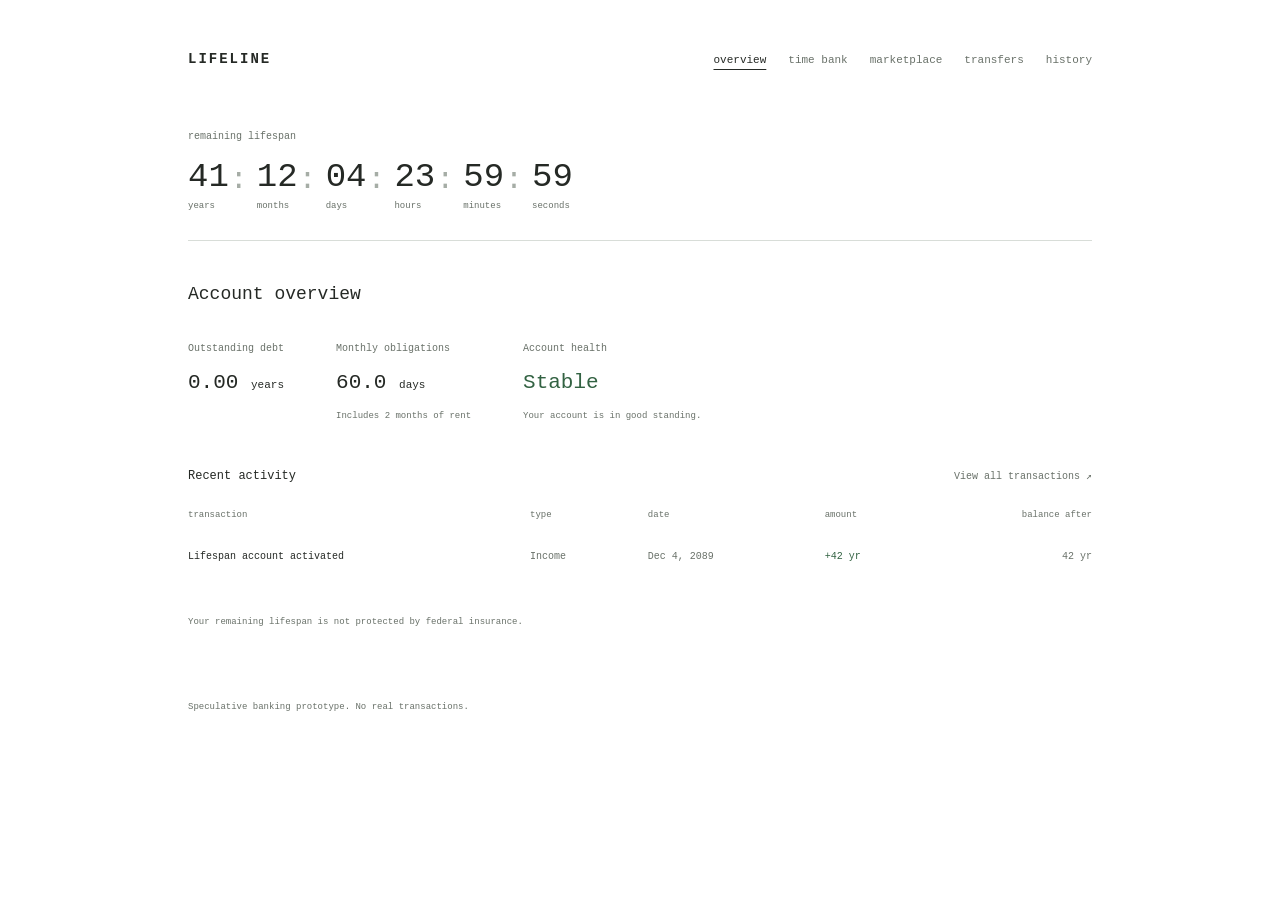
<file: projects/intime/lifeline/index.html>
<!DOCTYPE html>
<html lang="en">
<head><meta charset="UTF-8"><meta name="viewport" content="width=device-width, initial-scale=1"><meta name="theme-color" content="#ffffff"><meta name="description" content="LIFELINE — a speculative banking prototype where time is currency."><title>LIFELINE — Time is currency</title><link rel="stylesheet" href="style.css"><script src="script.js" defer></script></head>
<body>
<aside class="sidebar"><div class="terminal-title"><a class="brand" href="#dashboard">LIFELINE</a></div><nav aria-label="Main navigation"><a href="#dashboard" data-page="dashboard">overview</a><a href="#bank" data-page="bank">time bank</a><a href="#market" data-page="market">marketplace</a><a href="#transfers" data-page="transfers">transfers</a><a href="#history" data-page="history">history</a></nav></aside>
<div class="shell"><header class="topbar"><div class="balance-label">REMAINING LIFESPAN</div><div id="countdown" class="countdown" aria-label="Remaining lifespan"></div></header>
<main id="main">
<section id="dashboard" class="page"><div class="page-heading"><div class="heading-row"><h1>Account overview</h1></div></div>
<div class="summary-grid"><article class="card summary"><div class="card-label">Outstanding debt</div><div class="metric" id="debt-summary"></div></article><article class="card summary"><div class="card-label">Monthly obligations</div><div class="metric" id="monthly-summary"></div><div class="card-foot">Includes 2 months of rent</div></article><article class="card summary"><div class="card-label">Account health</div><div class="metric status" id="account-status"></div><div class="card-foot" id="status-note"></div></article></div>

<article class="card activity"><div class="section-heading"><div><h2>Recent activity</h2></div><a href="#history" class="text-link">View all transactions ↗</a></div><div id="recent-history"></div></article>
<div class="quiet-notice">Your remaining lifespan is not protected by federal insurance.</div></section>
<section id="bank" class="page" hidden><div class="page-heading"><h1>Time bank</h1><p>Borrow today. Repay with tomorrow.</p></div><div class="two-column"><article class="card form-card"><h2>Lifespan loan simulator</h2><form id="loan-form"><label for="loan-years">Borrowed lifespan <output id="loan-output">5 years</output></label><input id="loan-years" type="range" min="1" max="15" value="5"><div class="range-labels"><span>1 year</span><span>15 years</span></div><label for="loan-term">Repayment term</label><select id="loan-term"><option value="12">12 months · 10% fixed interest</option><option value="24" selected>24 months · 15% fixed interest</option><option value="60">60 months · 25% fixed interest</option></select><div class="detail-row"><span>Fixed interest</span><strong id="loan-rate"></strong></div><div class="detail-row"><span>Monthly repayment</span><strong id="loan-monthly"></strong></div><button class="button primary" type="submit">Review loan <span>→</span></button><p class="fine-print">Interest rates are determined by your projected biological productivity. Failure to maintain repayments may result in lifespan repossession.</p></form></article><article class="card projection"><h2>Lifespan projection</h2><div class="projection-item"><span>Current lifespan</span><strong id="projection-current"></strong></div><div class="projection-item green"><span>Immediate balance</span><strong id="projection-immediate"></strong></div><div class="projection-item"><span>Balance after repayment</span><strong id="projection-after"></strong></div><div class="projection-total"><span>Total lifespan owed for this loan</span><strong id="projection-owed"></strong></div><p class="fine-print">Illustrative fixed-interest calculation, excluding the natural passage of time and existing debt. Borrowing extends your life today; interest reduces what remains tomorrow.</p></article></div><article class="card form-card repayment"><div><h2>Outstanding debt: <span id="repay-debt"></span></h2><p class="muted">Repayments reduce your lifespan and debt by the same amount.</p></div><form id="repay-form" class="inline-form"><label for="repay-amount">Repayment in days<input id="repay-amount" type="number" min="0.01" step="0.01" required placeholder="30"></label><button class="button secondary" type="submit">Review repayment ↗</button></form></article></section>
<section id="market" class="page" hidden><div class="page-heading"><h1>Marketplace</h1><p>Select a service. Cost is deducted from your remaining lifespan.</p></div><div class="market-grid" id="products"></div><div class="quiet-notice">Essential services may require a minimum lifespan balance.</div></section>
<section id="transfers" class="page" hidden><div class="page-heading"><h1>Transfer time</h1><p>Transfer lifespan directly to a trusted contact.</p></div><div class="two-column"><article class="card form-card"><form id="transfer-form"><label for="recipient">Recipient</label><select id="recipient"><option>Alex Morgan</option><option>Sam Chen</option><option>Jordan Ellis</option></select><label for="transfer-amount">Amount</label><div class="input-pair"><input id="transfer-amount" type="number" min="0.01" step="0.01" required placeholder="1"><select id="transfer-unit" aria-label="Time unit"><option value="86400">Days</option><option value="3600">Hours</option><option value="2592000">Months</option><option value="31536000">Years</option></select></div><div class="detail-row"><span>Transfer fee</span><strong>No fee</strong></div><button type="submit" class="button primary">Review transfer <span>→</span></button></form></article></div></section>
<section id="history" class="page" hidden><div class="page-heading"><h1>Transaction history</h1><p>A record of the life you've gained, shared, and spent.</p></div><article class="card activity"><div class="section-heading"><div class="filters" role="group" aria-label="Transaction filters"><button data-filter="all" class="active">All</button><button data-filter="income">Income</button><button data-filter="expenses">Expenses</button><button data-filter="loans">Loans</button></div></div><div id="all-history"></div></article></section>
<footer>Speculative banking prototype. No real transactions.</footer>
</main></div><div id="toast" role="status" class="toast" hidden></div><dialog id="confirm-dialog"><form method="dialog"><button class="dialog-close" value="cancel" aria-label="Close">×</button><h2 id="confirm-title"></h2><p id="confirm-description"></p><div class="dialog-actions"><button class="button secondary" value="cancel">Cancel</button><button class="button primary" id="confirm-action" value="confirm">Confirm</button></div></form></dialog>
</body></html>
</file>
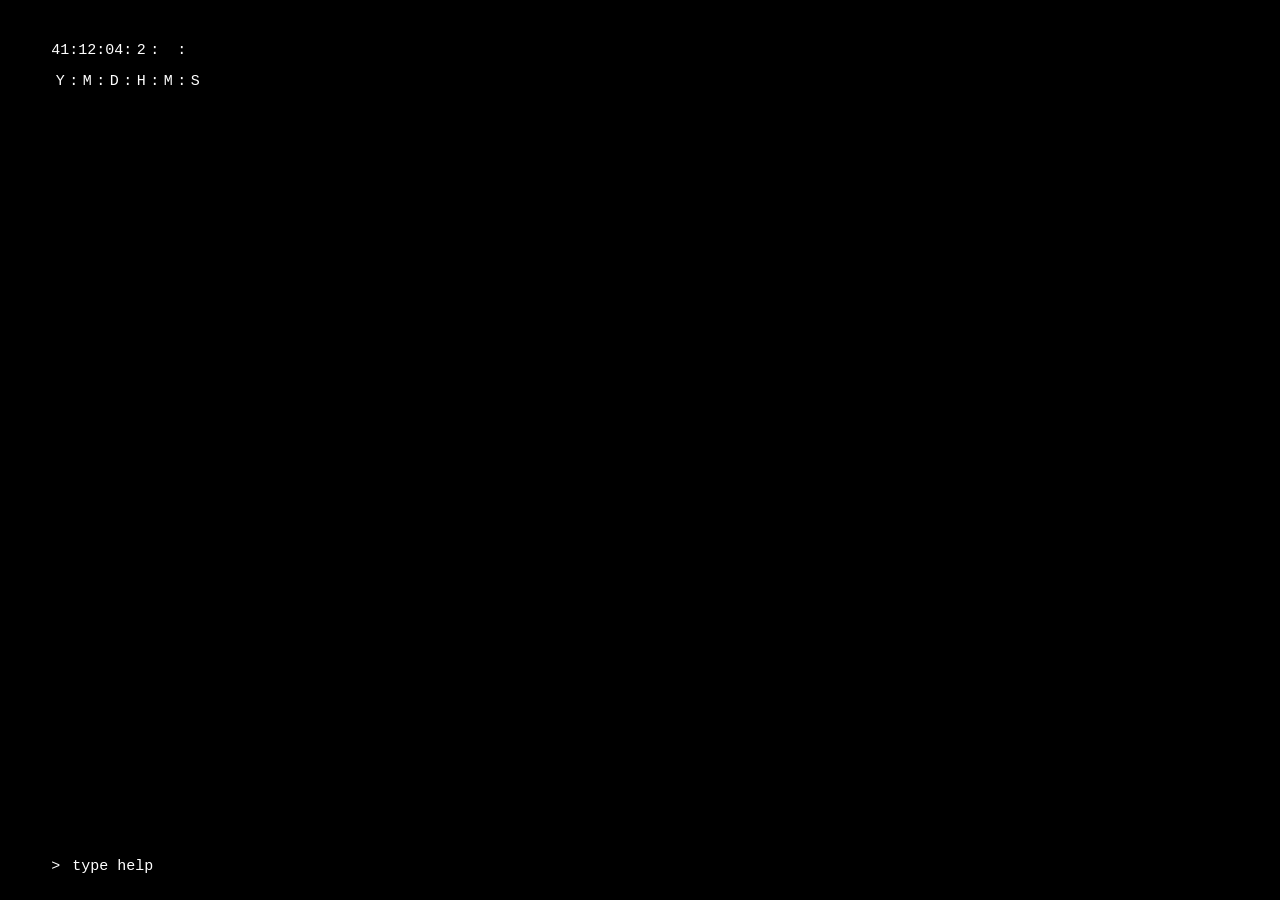
<file: projects/intime/terminal/index.html>
<!DOCTYPE html>
<html lang="en">
  <head>
    <meta charset="UTF-8">
    <meta
      name="viewport"
      content="width=device-width, initial-scale=1, interactive-widget=resizes-content"
    >
    <meta name="theme-color" content="#000000">
    <meta
      name="description"
      content="TIMELINE. A speculative terminal where time is currency."
    >

    <title>TIMELINE — Time is currency</title>

    <link rel="stylesheet" href="style.css">
    <script src="script.js" defer></script>
  </head>

  <body>
    <main class="terminal" aria-label="TIMELINE banking terminal">
      <!-- Persistent clock -->
      <header class="clock-header">
        <div
          id="countdown"
          class="nixie-clock"
          role="timer"
          aria-label="Remaining lifespan"
          aria-live="off"
        ></div>
      </header>

      <!-- Introduction and scrolling console output -->
      <div id="output-area" class="output-area">
        <p
          id="introduction"
          class="introduction"
          aria-label="Welcome to TIMELINE"
        >
          <span id="intro-text" aria-hidden="true"></span>
        </p>

        <div
          id="transcript"
          class="transcript"
          role="log"
          aria-label="Terminal output"
          aria-live="polite"
          aria-relevant="additions"
        ></div>
      </div>

      <!-- Command prompt fixed to the bottom of the terminal -->
      <form id="command-form" class="command-line" autocomplete="off">
        <label for="command-input" aria-label="Command">
          <span aria-hidden="true">&gt;</span>
          <span class="sr-only">Terminal command</span>
        </label>

        <input
          id="command-input"
          name="command"
          type="text"
          placeholder="type help"
          autocomplete="off"
          autocapitalize="off"
          autocorrect="off"
          spellcheck="false"
          enterkeyhint="send"
          aria-label="Terminal command. Type help for all commands."
        >
      </form>

      <noscript>
        This terminal requires JavaScript to run its fictional clock and commands.
      </noscript>
    </main>
  </body>
</html>
</file>
<file: gallery.css>
:root{color-scheme:dark;--paper:#e8e7dd;--muted:#94978a;--accent:#d9f77e}*{box-sizing:border-box}body{margin:0;background:#171916;color:var(--paper);font-family:Arial,Helvetica,sans-serif;overflow:hidden}button,a{-webkit-tap-highlight-color:transparent}button{font:inherit;color:inherit;cursor:pointer}a{color:inherit;text-decoration:none}button:focus-visible,a:focus-visible{outline:2px solid var(--accent);outline-offset:6px}header{height:90px;display:flex;align-items:center;justify-content:space-between;margin:0 40px;border-bottom:1px solid #ffffff20;position:relative;z-index:5}.identity{font-size:15px;letter-spacing:.08em;font-weight:600}.identity span{display:block;font:9px monospace;letter-spacing:.15em;margin-top:8px;color:var(--muted)}.edition{font:11px monospace;letter-spacing:.17em}.edition span{color:var(--accent);margin-left:12px}#help{background:none;border:0;font-size:11px;color:#b9bcb0}#help span{border:1px solid #686c60;border-radius:50%;display:inline-grid;place-items:center;width:21px;height:21px;margin-left:10px}main{height:calc(100dvh - 270px);min-height:200px;position:relative;isolation:isolate;overflow:hidden;background:radial-gradient(ellipse at 50% 50%,#424639 0,#22251e 60%,#141612 100%)}#scene{position:absolute;inset:0;perspective:800px;perspective-origin:50% 50%;overflow:hidden}#world{position:absolute;left:50%;top:50%;transform-style:preserve-3d}.panel{position:absolute;left:0;top:0;transform-style:preserve-3d;backface-visibility:hidden}.screen{position:absolute;inset:0;background:#f5f4ee;overflow:hidden;border:1px solid #c5c7b24d;border-radius:50% / 3.5%;box-shadow:0 25px 60px #0007,0 0 45px #c6d99a0b}.screen:after{content:"";position:absolute;inset:0;pointer-events:none;border-radius:inherit;box-shadow:inset 25px 0 40px -30px #0008,inset -25px 0 40px -30px #0008}.screen iframe{border:0;width:100%;height:100%;background:white;display:block}.panel-label{position:absolute;top:-25px;left:15px;right:15px;display:flex;justify-content:space-between;font:9px monospace;letter-spacing:.15em;color:#aeb4a1}.ceiling,.floor{position:absolute;left:-30%;width:160%;height:180px;pointer-events:none}.ceiling{top:-130px}.floor{bottom:-135px}.ceiling div,.floor div{position:absolute;inset:0;border:1px solid #a5b58b27;border-radius:50%}.ceiling div:nth-child(2),.floor div:nth-child(2){inset:20px -30px}.ceiling div:nth-child(3),.floor div:nth-child(3){inset:40px -60px}.edge{position:absolute;top:0;bottom:0;width:5%;min-width:40px;z-index:4;border:0;background:transparent;display:flex;flex-direction:column;align-items:center;justify-content:center;gap:20px}.left{left:0;background:linear-gradient(90deg,#151811aa,transparent)}.right{right:0;background:linear-gradient(-90deg,#151811aa,transparent)}.edge span{display:grid;place-items:center;width:32px;height:32px;border:1px solid #c4d3a742;border-radius:50%;font-size:18px;color:#d4d9c9;transition:.2s}.edge small{writing-mode:vertical-rl;font:8px monospace;writing-mode:vertical-rl;letter-spacing:.15em;color:#b8c0a0}.edge:hover span,.edge:focus-visible span{background:var(--accent);color:#17200d;border-color:var(--accent)}.position{position:absolute;bottom:7px;left:calc(50% - 38px);width:76px;text-align:center;pointer-events:none}.position svg{width:62px;height:30px;fill:none;stroke:#bac6a26e;stroke-width:1}.position circle{fill:var(--accent);stroke:none}#bearing{stroke:var(--accent);transform-origin:50px 23px}.position span{display:block;font:6px monospace;letter-spacing:.15em;color:#99a08b}footer{height:180px;border-top:1px solid #ffffff20;padding:25px 40px 20px;display:grid;grid-template-columns:1fr 1fr;gap:60px;background:#171916;position:relative;z-index:5}.eyebrow{font:9px monospace;letter-spacing:.14em;color:var(--muted)}.project-heading{display:flex;align-items:center;gap:24px;margin:8px 0}.project-heading h1{font-size:32px;letter-spacing:-.045em;font-weight:400;margin:0}.project-heading a{font-size:24px;color:var(--accent)}.project-info p{font-size:11px;color:#a6aa9d;margin:0;line-height:1.5;max-width:430px}.navigation{padding-top:4px}.nav-caption{display:flex;justify-content:space-between;font:8px monospace;letter-spacing:.12em;color:var(--muted)}#counter{color:var(--accent)}nav{display:grid;grid-template-columns:repeat(4,1fr);gap:18px;margin-top:17px}nav button{padding:12px 0 0;text-align:left;border:0;border-top:1px solid #4e5345;background:none;color:#979c8d;font-size:12px;white-space:nowrap}nav button span{font:8px monospace;display:block;margin-bottom:6px;color:#707867}nav button[aria-current=true]{border-color:var(--accent);color:var(--paper)}nav button[aria-current=true] span{color:var(--accent)}#versions{font:9px monospace;margin-top:14px;color:var(--muted)}#versions a{margin-left:14px;color:var(--accent)}#instructions{position:fixed;z-index:20;top:100px;right:40px;width:min(410px,calc(100vw - 40px));padding:36px;background:#e8e7dd;color:#22271c;box-shadow:0 15px 80px #0008;border-radius:2px}#instructions h1{font-size:34px;letter-spacing:-.04em;font-weight:400;line-height:1.05}#instructions p{font-size:13px;line-height:1.6}#instructions .eyebrow,#instructions .muted{color:#616954}#closeHelp{position:absolute;right:15px;top:12px;background:none;border:0;color:#222;font-size:24px}.sr-only{position:absolute;width:1px;height:1px;overflow:hidden;clip:rect(0,0,0,0)}@media(max-width:700px){header{height:72px;margin:0 20px}.identity{font-size:12px}.identity span{font-size:7px}.edition{display:none}main{height:calc(100dvh - 310px)}footer{height:238px;padding:20px;grid-template-columns:1fr;gap:17px}.project-heading h1{font-size:26px}.project-info p{font-size:10px}.project-heading{margin:6px 0}.nav-caption{font-size:7px}nav{margin-top:8px;gap:13px}nav button{font-size:11px;padding-top:8px}nav button span{margin-bottom:4px}.edge{min-width:28px}.edge span{width:25px;height:25px}.edge small{display:none}.position{bottom:3px}#instructions{right:20px;top:85px}#versions{margin-top:9px}}@media(prefers-reduced-motion:reduce){*{scroll-behavior:auto!important;transition:none!important}}

.expand-project{position:absolute;inset:0;width:100%;height:100%;border:0;background:transparent;cursor:zoom-in;z-index:2;border-radius:inherit}
.expand-project:focus-visible{outline:3px solid var(--accent);outline-offset:-5px}
#back-to-portfolio{position:fixed;z-index:100;left:50%;bottom:max(16px,env(safe-area-inset-bottom));transform:translateX(-50%);border:1px solid #ffffff45;border-radius:24px;background:#171916ee;color:#f5f0e5;padding:11px 18px;font:12px Arial,sans-serif;box-shadow:0 2px 12px #0003;cursor:pointer}
#back-to-portfolio:hover{background:#34382d}
body.project-fullscreen>header,body.project-fullscreen>footer,body.project-fullscreen .ceiling,body.project-fullscreen .floor,body.project-fullscreen .edge,body.project-fullscreen .position,body.project-fullscreen .panel-label,body.project-fullscreen .expand-project{display:none}
body.project-fullscreen #gallery{position:fixed;inset:0;width:100%;height:100%;min-height:0;background:none}
body.project-fullscreen #scene{perspective:none!important}
body.project-fullscreen #world{inset:0;transform:none!important}
body.project-fullscreen .panel{display:none}
body.project-fullscreen .panel.expanded{display:block;visibility:visible!important;inset:0;width:100%!important;height:100%!important;transform:none!important}
body.project-fullscreen .screen{inset:0;border:0;border-radius:0;box-shadow:none}
body.project-fullscreen .screen:after{display:none}

/* Rotate around the horizontal axis: projects travel above and below the viewer. */
.screen{border-radius:3.5% / 50%}
.edge{left:0;right:0;width:100%;min-width:0;height:42px;min-height:0;flex-direction:row;gap:12px}
.edge.top{top:0;bottom:auto;background:linear-gradient(180deg,#151811aa,transparent)}
.edge.bottom{bottom:0;top:auto;background:linear-gradient(0deg,#151811aa,transparent)}
.edge small{writing-mode:horizontal-tb}
.ceiling,.floor{top:-30%;bottom:auto;left:auto;width:180px;height:160%}
.ceiling{left:-130px}.floor{right:-135px}
.position{left:12px;bottom:7px}
@media(max-width:700px){.edge{height:38px}.position{left:4px;bottom:4px;width:52px}.position svg{width:44px}}
</file>
<file: intro.css>
#intro{position:fixed;inset:0;z-index:200;display:grid;place-items:center;overflow:hidden;background:radial-gradient(ellipse at 50% 44%,#465347 0%,#28352e 43%,#111b17 100%);transition:background-color 1.2s,opacity .65s .7s}
#intro[hidden]{display:none}
#intro::before{content:"";position:absolute;inset:0;opacity:.15;background-image:url("data:image/svg+xml,%3Csvg xmlns='http://www.w3.org/2000/svg' width='180' height='180'%3E%3Cfilter id='n'%3E%3CfeTurbulence type='fractalNoise' baseFrequency='.8' numOctaves='2' stitchTiles='stitch'/%3E%3C/filter%3E%3Cpath fill='%23fff' filter='url(%23n)' d='M0 0h180v180H0z' opacity='.4'/%3E%3C/svg%3E");pointer-events:none}
.intro-coordinate{position:absolute;top:38px;left:40px;color:#b6c1b3;font:10px monospace;letter-spacing:.15em}
.intro-edition{position:absolute;top:38px;right:40px;color:#b6c1b3;font:10px monospace;letter-spacing:.15em}
.cloud-stage{position:relative;width:min(1000px,110vw);aspect-ratio:5/3;isolation:isolate}
.cloud-layer{position:absolute;inset:0;width:100%;height:100%;object-fit:contain;pointer-events:none;user-select:none;transition:transform 1.5s cubic-bezier(.2,.6,.25,1),opacity 1.2s}
.cloud-layer.haze{opacity:.23;transform:translate(-3%,4%) scale(1.12)}
.cloud-layer.wisp{opacity:.16;transform:translate(4%,5%) scale(1.06)}
#enter-portfolio{position:absolute;left:50%;top:50%;transform:translate(-50%,-30%);width:45%;min-height:100px;padding:15px;border:0;background:transparent;color:#263b30;text-align:center;cursor:pointer;transition:opacity .35s,transform .5s}
#enter-portfolio strong{display:block;font:normal clamp(31px,4.5vw,54px)/1.15 Georgia,serif;letter-spacing:-.055em;text-shadow:0 1px 16px #fffff077}
#enter-portfolio span{display:block;margin-top:15px;font:9px monospace;letter-spacing:.2em;text-transform:uppercase}
#enter-portfolio:hover span{letter-spacing:.25em}#enter-portfolio:focus-visible{outline:1px solid #3e5947;outline-offset:5px;border-radius:50%}
.intro-caption{position:absolute;bottom:42px;left:0;right:0;text-align:center;color:#a8b8a6;font:9px monospace;letter-spacing:.2em;line-height:2}
#intro.dissipating{opacity:0;pointer-events:none}
.dissipating .cloud-layer.main{transform:translate(-13%,-15%) scale(1.7);opacity:0}
.dissipating .cloud-layer.haze{transform:translate(-40%,7%) scale(2);opacity:0}
.dissipating .cloud-layer.wisp{transform:translate(40%,-6%) scale(2.2);opacity:0}
.dissipating #enter-portfolio{opacity:0;transform:translate(-50%,-50%)}
.header-actions{display:flex;align-items:center;gap:24px}#about-button{border:0;background:none;color:#b9bcb0;font:11px Arial,sans-serif;padding:8px 0}
#about-dialog{color:#263129;background:#e8e7dd;width:min(720px,calc(100vw - 32px));max-height:calc(100dvh - 40px);border:1px solid #9ba48f;border-radius:3px;padding:60px;box-shadow:0 24px 100px #0007}
#about-dialog::backdrop{background:#111811df}
#about-dialog .eyebrow{color:#687460}#about-title{font:normal clamp(38px,6vw,62px)/1.05 Georgia,serif;letter-spacing:-.04em;margin:20px 0 10px}
.about-course{font:10px monospace;letter-spacing:.16em;color:#6d7966;margin-bottom:32px}
.about-copy{border-top:1px solid #aab09f;padding-top:12px}.about-copy p{font:16px/1.8 Arial,sans-serif;margin:18px 0 0}
#close-about{position:absolute;right:18px;top:14px;padding:8px;border:0;background:none;color:#3b493b;font:12px Arial,sans-serif}
#close-about:focus-visible{outline:2px solid #495d3d}
@media(max-width:700px){.intro-coordinate{top:24px;left:20px;font-size:8px}.intro-edition{top:24px;right:20px;font-size:8px}.cloud-stage{width:145vw}#enter-portfolio{width:50%;transform:translate(-50%,-35%)}#enter-portfolio span{font-size:8px}.intro-caption{bottom:28px;font-size:8px}.header-actions{gap:16px}#about-button{font-size:10px}#help{font-size:10px}#help span{margin-left:5px}#about-dialog{padding:42px 25px 28px}.about-copy p{font-size:14px;line-height:1.75}.about-course{font-size:9px;margin-bottom:23px}}
@media(prefers-reduced-motion:reduce){#intro,#enter-portfolio,.cloud-layer{transition:none!important}.dissipating .cloud-layer{transform:none!important}}
</file>
<file: projects/high-noon/style.css>
@import url('https://fonts.googleapis.com/css2?family=Space+Mono:wght@400;700&family=VT323&display=swap');
:root{color-scheme:dark;--ink:#c6b58c;--dim:#938971;--line:#484333;--amber:#d99b56}*{box-sizing:border-box}body{margin:0;background:#141610;color:var(--ink);font:12px 'Space Mono',monospace}button,input{font:inherit}button{color:var(--ink);border:1px solid #5a533e;background:#272b20;padding:10px 13px;cursor:pointer}button:hover{border-color:var(--amber);color:#f3d8a4}button:disabled{opacity:.4;cursor:default}button:focus-visible,input:focus-visible{outline:2px solid #f0be76;outline-offset:3px}[hidden]{display:none!important}header{padding:22px 3%;display:flex;justify-content:space-between;align-items:center;border-bottom:1px solid var(--line)}.eyebrow{font-size:9px;letter-spacing:2px;color:#a28d65}h1{font:40px/.9 'VT323',monospace;margin:10px 0 0;letter-spacing:2px}.header-right{display:flex;align-items:center;gap:20px}.header-right>span{font:26px 'VT323',monospace}#uv{color:var(--amber)}main{max-width:1600px;margin:auto;display:grid;grid-template-columns:minmax(0,1fr) 280px}.world{position:relative;background:#20241a;align-self:start}canvas{display:block;width:100%;aspect-ratio:11/6;touch-action:none}.scene-top{position:absolute;top:17px;left:20px;right:20px;display:flex;justify-content:space-between;pointer-events:none;font-size:9px;letter-spacing:2px;text-shadow:0 2px 4px #000}.interaction{position:absolute;bottom:18px;left:50%;transform:translateX(-50%);padding:9px 14px;background:#12170ee0;border:1px solid #606144;font-size:10px;white-space:nowrap;pointer-events:none}aside{padding:22px;border-left:1px solid var(--line);background:#1b1e16}#objective{font-size:13px;line-height:1.65;margin:10px 0 22px}.meter{margin:13px 0}.meter label{display:flex;justify-content:space-between;font-size:9px;letter-spacing:1px}progress{appearance:none;width:100%;height:6px;border:0;background:#383c2c;margin-top:8px}progress::-webkit-progress-bar{background:#383c2c}progress::-webkit-progress-value{background:#a8af76}progress::-moz-progress-bar{background:#a8af76}#heatMeter::-webkit-progress-value,#exposureMeter::-webkit-progress-value{background:#d39354}.vitals{font-size:9px;display:flex;justify-content:space-between;padding:12px 0;border-bottom:1px solid var(--line)}.inventory-head{display:flex;justify-content:space-between;font-size:10px;margin:17px 0 10px}.item{display:flex;align-items:center;justify-content:space-between;gap:5px;margin:7px 0;font-size:10px}.item button{padding:4px 6px;font-size:9px}.item-actions{display:flex;gap:4px}.muted{font-size:9px;color:var(--dim);line-height:1.8}.primary{background:#b08751;color:#141810}aside>button{width:100%;margin-top:8px;font-size:10px}.console{grid-column:1/-1;display:grid;grid-template-columns:1fr 1fr;padding:24px 3%;gap:20px 45px;border-top:1px solid var(--line)}.log{font:24px/1.2 'VT323',monospace;min-height:58px}.log:before{content:'> ';color:var(--amber)}.time label{display:flex;justify-content:space-between;font-size:10px}.time small{font-size:8px;color:var(--dim)}input{width:100%;accent-color:#cd9555;margin-top:16px}.ticks{display:flex;justify-content:space-between;font-size:8px;color:var(--dim)}.objects,.help{display:flex;gap:8px;flex-wrap:wrap;align-items:center}.objects button,.help button{font-size:10px}.help{justify-content:flex-end;font-size:9px;color:var(--dim)}.console>.muted{grid-column:1/-1;border-top:1px solid var(--line);padding-top:10px}dialog{width:min(920px,94vw);max-height:88svh;overflow:auto;background:#1d2319;color:var(--ink);border:1px solid #777154;padding:28px}dialog::backdrop{background:#080b08cc}dialog h2{font:38px 'VT323',monospace;margin:5px 0 12px}dialog p{line-height:1.8}.close{float:right;font-size:20px;padding:2px 10px}.routes{display:grid;grid-template-columns:1fr 1fr;gap:12px}.route{padding:18px;border:1px solid #555940}.route h3{margin:0 0 12px;font-size:15px}.route p{font-size:10px;margin:6px 0}.route button{margin-top:12px}.risk{color:#e4a263}.loot{display:flex;justify-content:space-between;align-items:center;border-bottom:1px solid #424b35;padding:15px 0;gap:15px}.note{padding:18px;border-left:2px solid #a5925e;background:#262d20;font-size:13px}.death{position:absolute;inset:0;background:#1b160ceF;display:flex;align-items:center;justify-content:center;flex-direction:column;text-align:center;z-index:5}.death h2{font:clamp(50px,8vw,100px)/.8 'VT323',monospace;color:#edb875;margin:25px}.death p{padding:0 20px}.death small{color:var(--dim)}.journal-nav{display:flex;gap:10px;margin:20px 0}.uvplot{width:100%;height:140px}.paused .interaction{border-color:#d9ab6b}@media(max-width:800px){header{padding:17px 4%}.header-right{gap:10px;flex-wrap:wrap;justify-content:flex-end}.header-right>span{font-size:21px}h1{font-size:30px}.eyebrow{font-size:7px}main{grid-template-columns:1fr}.world{grid-column:1/-1}aside{display:grid;grid-template-columns:1fr 1fr;gap:0 20px;border-left:0;border-top:1px solid var(--line)}aside>.eyebrow,#objective,.inventory-head,#inventory,aside>.muted,.vitals{grid-column:1/-1}#objective{margin-bottom:10px}.console{grid-template-columns:1fr;gap:15px}.help{justify-content:flex-start}.routes{grid-template-columns:1fr}.interaction{font-size:8px;bottom:8px;padding:6px}.scene-top{font-size:7px;top:8px;left:10px;right:10px}.item{font-size:12px}.item button{padding:8px}.time label{gap:10px}.header-right button{font-size:9px;padding:6px}}
</file>
<file: projects/intime/style.css>
@import url('https://fonts.googleapis.com/css2?family=Space+Grotesk:wght@400;500;600;700&family=IBM+Plex+Mono:wght@400;500&display=swap');

:root {
  color-scheme: dark;
  --background: #050505;
  --accent: #ffffff;
  --text: #f5f5f5;
  --muted: #a0a0a0;
  --line: #333333;
  --mono: 'IBM Plex Mono', ui-monospace, monospace;
  font: clamp(14px, .35vw + 11px, 19px)/1.6 'Space Grotesk', Arial, sans-serif;
  color: var(--text);
  background: var(--background);
}

* { box-sizing: border-box; }
body { margin: 0; min-height: 100svh; }
button, input, select { font: inherit; }
a { color: inherit; text-decoration: none; }
button, a, input, select, summary { -webkit-tap-highlight-color: transparent; }
button, summary { cursor: pointer; }
button:disabled { opacity: .4; cursor: not-allowed; }
button:focus-visible, a:focus-visible, input:focus-visible, select:focus-visible, summary:focus-visible { outline: 2px solid var(--accent); outline-offset: 6px; }
button { color: inherit; }
[hidden] { display: none !important; }

/* Shared navigation and session information. */
.site-header, .site-footer { display: flex; justify-content: space-between; align-items: center; gap: 1.5rem; padding: 1.8rem 4vw; }
.brand { display: flex; align-items: center; font-weight: 600; letter-spacing: .15em; color: var(--accent); font-size: 1.05rem; }
.brand span { font-weight: 400; }
.brand i { display: block; width: 5px; height: 5px; background: var(--accent); margin-left: 9px; }
.header-coordinate, .session, .site-footer, .eyebrow, .back-link { font: .66rem/1.6 var(--mono); letter-spacing: .13em; color: var(--muted); }
.session { color: var(--accent); }
.session i { display: inline-block; height: 5px; width: 5px; border-radius: 50%; background: var(--accent); margin-right: 7px; }
.site-footer { font-size: .6rem; padding-top: 1rem; padding-bottom: 1.4rem; }
.home-view { position: relative; min-height: calc(100svh - 10rem); display: flex; align-items: center; justify-content: center; }
.home-caption { position: absolute; top: 1rem; left: 4vw; z-index: 2; pointer-events: none; }
.home-caption p { margin: .7rem 0; color: var(--accent); font-size: clamp(.85rem, 1.1vw, 1.2rem); }
.home-hint { position: absolute; bottom: .5rem; color: var(--muted); font-size: .75rem; text-align: center; margin: 0; }

/* Four outlined directional controls follow the supplied sketch. */
.dome { position: relative; width: min(90vw, 112svh, 1280px); aspect-ratio: 1.45; container-type: inline-size; }
.orbit-map { position: absolute; inset: 0; width: 100%; height: 100%; color: #ffffff22; overflow: visible; pointer-events: none; }
.orbit-map circle, .orbit-map path, .orbit-map ellipse { vector-effect: non-scaling-stroke; stroke-width: .7px; }
.orbit { transform-origin: 400px 400px; }
.orbit-one { animation: orbit-one 90s linear infinite; }
.orbit-two { animation: orbit-two 120s linear infinite reverse; opacity: .65; }
.orbit-three { animation: orbit-three 150s linear infinite; opacity: .5; }
@keyframes orbit-one { from { transform: rotate(-30deg); } to { transform: rotate(330deg); } }
@keyframes orbit-two { from { transform: rotate(65deg); } to { transform: rotate(425deg); } }
@keyframes orbit-three { from { transform: rotate(120deg); } to { transform: rotate(480deg); } }
.direction {
  position: absolute;
  z-index: 3;
  display: flex;
  flex-direction: column;
  align-items: center;
  justify-content: center;
  gap: 1.1cqi;
  width: 16%;
  min-height: 44px;
  color: #cccccc;
  transition: transform .22s ease, color .22s ease;
}
.direction:hover, .direction:focus-visible {
  color: var(--accent);
  transform: scale(1.1);
}
.direction-name {
  font-size: clamp(9px, 1.1cqi, 14px);
  letter-spacing: .14em;
  white-space: nowrap;
}
.north { top: 7%; left: 42%; }
.south { bottom: 7%; left: 42%; }
.east { right: 1%; top: 43%; }
.west { left: 1%; top: 43%; }
.direction-arrow {
  display: block;
  width: 10cqi;
  height: 5.35cqi;
  min-width: 34px;
  min-height: 19px;
  overflow: visible;
}
.direction-arrow path {
  fill: transparent;
  stroke: currentColor;
  stroke-width: 1.2px;
  vector-effect: non-scaling-stroke;
  transition: fill .22s ease;
}
.direction:hover .direction-arrow path,
.direction:focus-visible .direction-arrow path { fill: #ffffff14; }
.east .direction-arrow { transform: rotate(90deg); margin-bottom: 2cqi; }
.south .direction-arrow { transform: rotate(180deg); }
.west .direction-arrow { transform: rotate(-90deg); margin-bottom: 2cqi; }
.time-core { position: absolute; left: 25%; top: 50%; transform: translateY(-50%); z-index: 2; width: 50%; text-align: center; padding: 3cqi 0; background: radial-gradient(ellipse, #050505 25%, #050505dd 48%, #05050500 72%); }
.core-label, .core-action { display: block; font-size: clamp(8px, 1.3cqi, 13px); letter-spacing: .18em; color: var(--muted); }
.countdown { display: flex; align-items: flex-start; justify-content: center; font: clamp(14px, 2.7cqi, 34px)/1.3 var(--mono); color: var(--accent); margin: 2.2cqi 0; transition: color .2s; }
.time-core:hover .countdown { color: #ffffff; }
.clock-part { display: flex; flex-direction: column; align-items: center; }
.clock-number { min-width: 2ch; }
.clock-unit, .clock-separator small { font-size: clamp(8px, 1cqi, 12px); font-weight: 400; margin-top: 1.1em; line-height: 1.3; color: var(--muted); }
.clock-separator { display: flex; flex-direction: column; align-items: center; }
.clock-separator > span { width: 1ch; }
.core-action { font-size: clamp(7px, 1.05cqi, 11px); letter-spacing: .08em; }

/* Separate destination screens. */
.workspace { width: min(92%, 1150px); margin: 2rem auto 5rem; min-height: calc(100svh - 18rem); }
.workspace-top { display: flex; justify-content: space-between; align-items: center; gap: 1rem; }
.back-link { min-height: 44px; display: inline-flex; align-items: center; }
.mini-clock { font: clamp(.8rem, 1.1vw, 1rem)/1.6 var(--mono); color: var(--accent); }
.screen-heading { display: flex; align-items: flex-end; justify-content: space-between; gap: 2rem; margin: 3rem 0; }
h1 { font-size: clamp(2rem, 4vw, 3.4rem); font-weight: 400; line-height: 1.1; letter-spacing: -.05em; margin: .8rem 0 0; }
h2 { font-size: 1.3rem; font-weight: 400; letter-spacing: -.02em; margin: 0 0 1rem; }
.screen-heading > p { color: var(--muted); max-width: 28ch; font-size: .9rem; margin: 0; }
.split-grid { display: grid; grid-template-columns: 1fr 1fr; gap: clamp(2rem, 7vw, 8rem); }
.form-block { max-width: 32rem; }
label { display: block; margin: 1.5rem 0 .7rem; font-size: .85rem; color: var(--text); }
label output { float: right; color: var(--accent); font-family: var(--mono); }
input, select { width: 100%; min-width: 0; min-height: 46px; border: 1px solid var(--line); background: #101010; color: var(--accent); padding: .85rem; border-radius: 0; font-family: var(--mono); font-size: .9rem; }
input[type=range] { padding: 0; accent-color: var(--accent); border: 0; background: none; }
input::placeholder { color: var(--muted); }
.range-labels { display: flex; justify-content: space-between; font: .7rem var(--mono); color: var(--muted); }
.primary-button, .outline-button { display: inline-flex; justify-content: space-between; align-items: center; gap: 2rem; min-height: 46px; padding: .85rem 1.2rem; border: 1px solid var(--accent); background: var(--accent); color: #111111; transition: background .2s; font-size: .85rem; }
.primary-button:hover { background: #e0e0e0; }.outline-button { background: none; color: var(--accent); border-color: var(--line); }.outline-button:hover { background: #1b1b1b; }
.form-block > .primary-button { width: 100%; margin-top: 2rem; }
.fine-print { font-size: .7rem; color: var(--muted); line-height: 1.8; margin-top: 1.5rem; }
.projection-block { padding-top: .3rem; }
.data-list { margin-top: 1.5rem; }
.data-list > div, .fee-line { display: flex; justify-content: space-between; gap: 1rem; align-items: baseline; padding: 1.1rem 0; border-bottom: 1px solid var(--line); font-size: .85rem; }
dt { color: var(--muted); }dd { margin: 0; color: var(--accent); font-family: var(--mono); }
.repay-block { display: grid; grid-template-columns: 1fr 1fr; gap: 2rem; border-top: 1px solid var(--line); margin-top: 3rem; padding-top: 2rem; }
.repay-block h2 { margin-top: .6rem; }.data-number { font: 1.3rem var(--mono); color: var(--accent); }
.inline-fields { display: flex; gap: 1rem; }.inline-fields > * { flex: 1; min-width: 0; }.inline-fields select { max-width: 10rem; }
.text-button { background: none; border: 0; display: inline-flex; align-items: center; min-height: 44px; color: var(--accent); font-size: .8rem; padding: .6rem 0; text-decoration: underline; text-underline-offset: 4px; }
.transfer-copy { padding: 1.5rem 0; }.transfer-copy h2 { color: var(--accent); font-size: clamp(2rem, 3.5vw, 3.5rem); line-height: 1.15; margin: 2rem 0; }.transfer-copy p { max-width: 30ch; color: var(--muted); font-size: .9rem; }
.product-row { display: grid; grid-template-columns: 3rem 1fr 12rem 8rem; align-items: center; gap: 1.5rem; border-top: 1px solid var(--line); padding: 1.5rem 0; }.product-row h2 { margin: 0; }.product-index { color: var(--muted); font: .75rem var(--mono); }.product-cost { font: 1rem var(--mono); color: var(--accent); }
.account-data { display: grid; grid-template-columns: repeat(3, 1fr); gap: 2rem; margin-bottom: 3rem; }.account-data dt { font-size: .8rem; }.account-data dd { margin-top: .8rem; font-size: 1.2rem; }
.guide { border-top: 1px solid var(--line); padding: 1.2rem 0; }.guide summary { display: flex; justify-content: space-between; min-height: 44px; align-items: center; color: var(--accent); list-style: none; }.guide summary::-webkit-details-marker { display:none; }.guide p { color: var(--muted); font-size: .85rem; }.guide-grid { display: grid; grid-template-columns: 1fr 1fr; gap: 1rem 3rem; }.guide strong { color: var(--text); display: block; font-weight: 400; margin-bottom: .5rem; }.account-actions { display: flex; flex-wrap: wrap; gap: 1rem 2rem; margin-top: 2rem; align-items: center; }
.filters { display: flex; gap: 1.5rem; flex-wrap: wrap; margin-bottom: 1.5rem; }.filters button { border: 0; background: none; color: var(--muted); min-height: 44px; padding: 0; font-size: .85rem; }.filters button[aria-pressed=true] { color: var(--accent); text-decoration: underline; text-underline-offset: 8px; }
.history-row { display: grid; grid-template-columns: 1fr auto; gap: .5rem 2rem; padding: 1.4rem 0; border-top: 1px solid var(--line); }.history-name { font-size: 1rem; }.history-meta { color: var(--muted); font: .7rem var(--mono); }.history-amount { color: var(--accent); font: .9rem var(--mono); text-align: right; }.history-balance { text-align: right; font: .7rem var(--mono); color: var(--muted); }
#notice { position: fixed; bottom: 1.5rem; left: 50%; transform: translateX(-50%); width: min(92%, 640px); z-index: 8; background: #171717; color: var(--accent); border: 1px solid #666666; padding: 1.2rem 1.5rem; font-size: .85rem; white-space: pre-line; box-shadow: 0 12px 40px #0009; }
dialog { width: min(94%, 540px); max-height: 90svh; overflow-y: auto; background: #101010; color: var(--text); border: 1px solid #555555; padding: 2rem; }dialog::backdrop { background: #000b; backdrop-filter: blur(6px); }dialog h2 { margin: 1.5rem 0; font-size: 1.7rem; }.dialog-close { position: absolute; top: .5rem; right: .5rem; min-width: 44px; min-height: 44px; background: none; border: 0; font-size: 1.5rem; color: var(--muted); }dialog pre { font: .8rem/1.8 var(--mono); white-space: pre-wrap; overflow-wrap: anywhere; color: var(--muted); }.dialog-actions { display: flex; justify-content: flex-end; gap: 1rem; margin-top: 2rem; }

@media(max-width:700px) {
  .header-coordinate, .footer-coordinate { display: none; }.site-header { padding-top: 1.4rem; }.session { font-size: .56rem; }
  .home-view { min-height: calc(100svh - 9rem); }.home-caption { top: 1rem; }.home-caption .eyebrow { font-size: .55rem; }.home-caption p { font-size: .85rem; max-width: 30ch; }.dome { width: 92vw; aspect-ratio: 1; }.time-core { left: 20%; width: 60%; }.direction-arrow { width: 11cqi; height: 5.9cqi; }.east { right: 0; }.west { left: 0; }.home-hint { bottom: 1.3rem; font-size: .65rem; }
  .site-footer { font-size: .5rem; }.screen-heading { display: block; margin: 2rem 0; }.screen-heading > p { margin-top: 1rem; max-width: none; }
  .split-grid, .repay-block { grid-template-columns: 1fr; gap: 2rem; }.form-block { max-width: none; }.transfer-copy { display: none; }.workspace { margin-top: 1rem; }
  input, select { font-size: 16px; }.account-data { grid-template-columns: 1fr; gap: 1.5rem; }.account-data > div { display: flex; justify-content: space-between; gap: 1rem; }.account-data dd { margin: 0; font-size: 1rem; }
  .product-row { grid-template-columns: 1fr auto; gap: .7rem 1rem; }.product-index { display: none; }.product-row h2 { font-size: 1rem; }.product-cost { grid-row: 2; font-size: .85rem; }.product-row button { grid-column: 2; grid-row: 1 / 3; }.guide-grid { grid-template-columns: 1fr; gap: 0; }
  .mini-clock { font-size: .7rem; }.back-link { font-size: .6rem; }.history-amount, .history-meta, .history-balance { font-size: .65rem; }.history-name { font-size: .9rem; }
}
@media(max-height:600px) and (min-width:701px) { .home-caption { top: 0; }.dome { width: 104svh; }.home-view { min-height: 80svh; }.home-hint { bottom: 0; } }
@media(prefers-reduced-motion:reduce) { *, *::before, *::after { animation: none !important; transition: none !important; }.orbit-two { transform: rotate(65deg); }.orbit-three { transform: rotate(120deg); } }

/* A restrained white glow keeps the central time luminous. */
.countdown { text-shadow: 0 0 8px #ffffff55, 0 0 22px #ffffff22; }

/* Destination screens: worn instrumentation, amber phosphor, open geometry. */
body.workspace-mode {
  --accent: #ffb56b;
  --text: #e9ded0;
  --muted: #ad9d8d;
  --line: #5a402e;
  background:
    radial-gradient(ellipse at 94% 34%, #71321324, transparent 48%),
    radial-gradient(ellipse at 0 90%, #16474a20, transparent 50%),
    #090908;
}
body.workspace-mode::before {
  content: '';
  position: fixed;
  inset: 0;
  pointer-events: none;
  z-index: 6;
  opacity: .13;
  background: repeating-linear-gradient(transparent 0 3px, #000 3px 4px);
}
.workspace { position: relative; width: min(88%, 1240px); margin-top: 1rem; }
.workspace::before {
  content: '';
  position: absolute;
  top: 8rem;
  bottom: 2rem;
  left: -3vw;
  width: 1px;
  background: linear-gradient(transparent, #b1714255, transparent);
  transform: rotate(2deg);
  pointer-events: none;
}
.workspace-top { padding-bottom: 1rem; }
.workspace .mini-clock { font-size: 1.15rem; letter-spacing: .06em; text-shadow: 0 0 16px #e9863425; }
.screen-nav { display: flex; gap: clamp(1rem, 3vw, 3rem); flex-wrap: wrap; }
.screen-nav a { display: inline-flex; align-items: center; gap: .6rem; min-height: 44px; font: .72rem var(--mono); color: #8e8176; }
.screen-nav a[aria-current], .screen-nav a:hover { color: var(--accent); }
.screen-nav a[aria-current]::after { content: ''; width: 4px; height: 4px; background: var(--accent); border-radius: 50%; }
.workspace .screen-heading { margin: 2rem 0 2.5rem; align-items: center; }
.workspace h1 { font-size: clamp(1.7rem, 3.2vw, 2.8rem); font-weight: 400; letter-spacing: -.045em; max-width: 18ch; line-height: 1.1; }
.workspace .screen-heading > p { margin-top: 1rem; max-width: 24ch; color: #bdad9c; line-height: 1.8; }
.workspace .eyebrow { color: #c18f65; font-size: .62rem; letter-spacing: .18em; }
.workspace .split-grid { grid-template-columns: minmax(0, 1fr) minmax(0, 1.1fr); gap: clamp(3rem, 9vw, 10rem); align-items: start; }
.workspace .form-block { padding: 1rem 0 0; }
.workspace .form-block h2 { font-size: 1rem; color: var(--muted); }
.workspace label { color: #cbbb9f; font-size: .78rem; letter-spacing: .04em; }
.workspace input:not([type=range]), .workspace select {
  background: transparent;
  border: 0;
  border-bottom: 1px solid #8e6745;
  padding: .9rem 0;
  color: #ffc38b;
  font-size: 1rem;
}
.workspace select option { background: #14100c; color: #ffbf80; }
.workspace input[type=range] { accent-color: #ffb56b; }
.workspace .primary-button, .workspace-mode dialog .primary-button {
  border: 0;
  background: #edab6c;
  color: #1d130b;
  clip-path: polygon(0 0, calc(100% - 16px) 0, 100% 16px, 100% 100%, 16px 100%, 0 calc(100% - 16px));
  letter-spacing: .08em;
  text-transform: uppercase;
  font-size: .75rem;
  padding: 1.1rem 1.4rem;
}
.workspace .primary-button:hover, .workspace-mode dialog .primary-button:hover { background: #ffd0a0; }
.workspace .primary-button:focus-visible, .workspace-mode dialog .primary-button:focus-visible { outline-offset: -5px; outline-color: #231207; }
.workspace .outline-button {
  border: 0;
  border-bottom: 1px solid #a57855;
  padding: .8rem .2rem;
  background: none;
  color: var(--accent);
  font-size: .78rem;
}
.workspace .outline-button:hover { color: #ffe8c7; }
.workspace .fine-print { color: #a19385; max-width: 58ch; }
.workspace .projection-block { position: relative; padding-top: 0; }
.projection-orbit { width: min(70%, 275px); aspect-ratio: 1; position: relative; margin: -1rem auto 2rem; }
.projection-orbit svg { position: absolute; inset: 0; width: 100%; height: 100%; stroke: #926139; stroke-width: .7; }
.projection-orbit .dial-track { stroke: #493021; }
.projection-orbit .dial-value { stroke: #f5ac6b; stroke-width: 2; transform: rotate(-90deg); transform-origin: center; transition: stroke-dasharray .35s ease; }
.projection-orbit .dial-ticks { stroke: #a16c47; stroke-dasharray: 1 9; stroke-width: 7; }
.projection-orbit > div { position: absolute; inset: 0; display: flex; flex-direction: column; justify-content: center; align-items: center; }
#dial-years { font: clamp(1.8rem, 3vw, 2.8rem)/1 var(--mono); color: #ffd0a0; letter-spacing: -.08em; }
.projection-orbit small { color: #a7815e; font: .52rem var(--mono); letter-spacing: .15em; margin-top: 1rem; }
.workspace .data-list > div { padding: .8rem 0; border: 0; }
.workspace .data-list > div:nth-child(2) dd { color: #ffcf9a; }
.workspace .data-list > div:nth-child(3) { border-top: 1px dashed #705138; padding-top: 1.2rem; margin-top: .4rem; }
.workspace .repay-block { margin-top: 4rem; border-top: 1px solid #5a402e; padding-top: 2rem; grid-template-columns: 1.2fr 1fr; }
.workspace .data-number { font-size: clamp(1.2rem, 2vw, 1.7rem); }
.workspace .fee-line { border-bottom: 0; padding-top: 2rem; color: #ac957d; font: .75rem var(--mono); }
.workspace .transfer-copy { display: block; padding-top: .5rem; }
.workspace .transfer-copy h2 { font-size: clamp(1.4rem, 2.5vw, 2.2rem); letter-spacing: -.06em; color: #d9b797; margin-top: 1.5rem; }
.relay-diagram { display: flex; align-items: center; margin: 3rem 0; height: 100px; }
.relay-source, .relay-target { display: grid; place-items: center; width: 90px; height: 90px; flex-shrink: 0; border: 1px solid #9f6743; border-radius: 50%; font: .9rem var(--mono); color: #ffbd83; }
.relay-target { border-style: dashed; width: 60px; height: 60px; font-size: 1.6rem; }
.relay-path { position: relative; flex: 1; height: 1px; background: linear-gradient(90deg, #c28961, #5f5247); }
.relay-path i { width: 5px; height: 5px; background: #eac5a1; position: absolute; top: -2px; border-radius: 50%; animation: relay 5s linear infinite; }
.relay-path i:nth-child(2) { animation-delay: -1.7s; }.relay-path i:nth-child(3) { animation-delay: -3.4s; }
@keyframes relay { from { left: 0; opacity: 0; } 15%, 85% { opacity: 1; } to { left: 100%; opacity: 0; } }
.market-caption { display: flex; justify-content: space-between; gap: 1rem; font: .6rem var(--mono); letter-spacing: .12em; color: #b39579; margin-bottom: 2rem; }
.workspace .product-list { padding-right: 3%; }
.workspace .product-row { position: relative; grid-template-columns: 4rem 1fr 10rem 7rem; padding: 1.7rem 2rem 1.7rem 1rem; border: 0; gap: 1.5rem; margin-bottom: .8rem; isolation: isolate; }
.workspace .product-row::before { content: ''; position: absolute; inset: 0; z-index: -1; background: linear-gradient(105deg, #2b1c123d, #5f3b2020 70%, transparent); border-bottom: 1px solid #765033; transform: skewX(-8deg); }
.workspace .product-row:nth-child(even) { margin-left: 3%; margin-right: -3%; }
.workspace .product-index { font-size: 1.6rem; font-weight: 400; color: #8c6343; letter-spacing: -.1em; }
.workspace .product-row h2 { font-size: clamp(1rem, 1.3vw, 1.2rem); letter-spacing: -.04em; }
.workspace .product-cost { color: #f5b980; font-size: 1rem; }
.identity-heading { display: flex; align-items: center; gap: 1.5rem; margin-bottom: 3rem; }
.identity-mark { width: 5rem; height: 5rem; border: 1px solid #8d6240; border-radius: 50%; display: grid; place-items: center; color: #deb38a; font: 1.4rem var(--mono); background: repeating-linear-gradient(0deg, transparent 0 4px, #c88f5410 4px 5px); }
.identity-heading h2 { font-size: 1.3rem; margin: .3rem 0 0; }.identity-code { margin-left: auto; color: #ad8b68; font: .7rem var(--mono); }
.workspace .account-data { grid-template-columns: 1fr 1fr; gap: 2.5rem 5rem; padding: 0 0 1rem 6.5rem; }
.workspace .account-data dd { font-size: clamp(1rem, 1.2vw, 1.2rem); margin-top: .5rem; }
.workspace .guide { border-color: #4d3625; }
.workspace .history-row { border-color: #63452e; padding-left: 1rem; position: relative; }
.workspace .history-row::before { content: ''; position: absolute; left: 0; top: 1.8rem; width: 3px; height: 3px; background: #f4b87f; border-radius: 50%; }
.workspace-mode dialog { background: #120f0b; border-color: #a47750; }
.workspace-mode dialog pre { color: #c8b29a; }
.workspace-mode #notice { background: #21180f; color: #ffd0a0; border-color: #8c6540; }

@media(max-width:800px) {
  .workspace { width: 88%; }
  .workspace .screen-heading { margin: 2rem 0; }
  .workspace h1 { font-size: clamp(1.7rem, 5vw, 2.3rem); }
  .workspace .split-grid { grid-template-columns: 1fr; gap: 3rem; }
  .workspace .form-block { max-width: none; }
  .projection-orbit { width: 180px; margin: 0 auto 2rem; }
  .workspace .repay-block { grid-template-columns: 1fr; }
  .workspace input:not([type=range]), .workspace select { font-size: 16px; }
  .workspace .transfer-copy { padding-top: 1rem; border-top: 1px solid #5a402e; }
  .relay-diagram { max-width: 400px; margin: 2rem 0; }
  .workspace .product-row { grid-template-columns: 2.2rem minmax(0, 1fr) auto; gap: .6rem 1rem; padding: 1.4rem .5rem; }
  .workspace .product-index { display: block; grid-row: 1 / 3; font-size: 1.6rem; }
  .workspace .product-row h2 { grid-column: 2; font-size: 1.05rem; }
  .workspace .product-cost { grid-column: 2; grid-row: 2; font-size: .85rem; }
  .workspace .product-row button { grid-column: 3; grid-row: 1 / 3; }
  .market-caption { font-size: .5rem; }
  .workspace .account-data { padding-left: 0; grid-template-columns: 1fr; gap: 1.5rem; }
  .identity-code { display: none; }.identity-heading { gap: 1rem; }.identity-heading .eyebrow { font-size: .55rem; }
  .screen-nav { gap: .7rem 1.2rem; }.screen-nav a { font-size: .65rem; }
}
@media(prefers-reduced-motion:reduce) { .relay-path i { animation: none; left: 50%; } .projection-orbit .dial-value { transition: none; } }

/* Chance exchange: the same instrument language as the other destinations. */
.chance-link {
  display: flex;
  justify-content: space-between;
  align-items: center;
  gap: 1.5rem;
  padding: 1.7rem 0;
  margin-top: 2rem;
  border-top: 1px dashed #815a39;
  color: var(--accent);
}
.chance-link small { display: block; font: .6rem var(--mono); letter-spacing: .12em; margin-bottom: .6rem; color: var(--muted); }
.chance-link:hover { color: #ffe6c8; }
.chance-instrument { text-align: center; padding-top: 1rem; }
.chance-wheel {
  position: relative;
  width: min(90%, 310px);
  aspect-ratio: 1;
  margin: 2rem auto;
}
.wheel-disc {
  position: absolute;
  inset: 0;
  border: 2px solid #c58b57;
  border-radius: 50%;
  background: #1f1913; /* Sector colors are generated from wheelSectors. */
  box-shadow: inset 0 0 0 7px #120e0b, 0 0 0 5px #5f4128;
}
.wheel-label {
  position: absolute;
  transform: translate(-50%, -50%);
  font: clamp(9px, 1vw, 12px) var(--mono);
  color: #ffe0b8;
}
.wheel-pointer {
  position: absolute;
  z-index: 2;
  left: calc(50% - 9px);
  top: -12px;
  width: 18px;
  height: 28px;
  background: #ffdbab;
  clip-path: polygon(0 0, 100% 0, 50% 100%);
}
.wheel-hub {
  position: absolute;
  inset: 39%;
  display: grid;
  place-items: center;
  background: #130e0a;
  border: 1px solid #a87b51;
  border-radius: 50%;
  font: .75rem var(--mono);
  color: #ffd0a0;
}
#gamble-result { font: .9rem/1.8 var(--mono); color: var(--accent); }
@media(max-width:600px) { .chance-link { font-size: .85rem; }.chance-wheel { width: min(85%, 260px); } }

.wheel-double { color: #241a09; font-weight: 600; }
</file>
<file: projects/intime/lifeline/style.css>
/* Plain typography and whitespace keep the account easy to scan. */
:root{color-scheme:light;--text:#252925;--muted:#697169;--green:#326242;--red:#974d41;--line:#d8ddd8;font:12px/1.7 ui-monospace,SFMono-Regular,Menlo,Consolas,'Liberation Mono',monospace}*{box-sizing:border-box}body{margin:48px auto;padding:0 28px;max-width:960px;background:#fff;color:var(--text)}a{color:inherit;text-decoration:none}a:hover{text-decoration:underline}button,input,select{font:inherit}button{cursor:pointer}button:disabled{opacity:.45;cursor:not-allowed}a:focus-visible,button:focus-visible,input:focus-visible,select:focus-visible{outline:2px solid var(--green);outline-offset:4px}.sidebar{display:flex;align-items:center;justify-content:space-between;gap:24px;margin-bottom:36px}.brand{font-weight:700;letter-spacing:2px;font-size:14px}nav{display:flex;gap:22px;flex-wrap:wrap}nav a{color:var(--muted);font-size:11px}nav a.active{color:var(--text);text-decoration:underline;text-underline-offset:6px}.topbar{position:sticky;top:0;z-index:5;background:#fff;padding:20px 0 26px;border-bottom:1px solid var(--line)}.balance-label{font-size:10px;color:var(--muted);text-transform:lowercase;margin-bottom:10px}.countdown{display:flex;gap:28px;font-variant-numeric:tabular-nums}.time-unit{position:relative}.time-unit strong{font-weight:400;font-size:34px;line-height:1.3}.time-unit small{display:block;font-size:9px;text-transform:lowercase;color:var(--muted)}.time-unit:not(:last-child):after{content:':';position:absolute;right:-19px;top:0;font-size:30px;color:#a6ada6}main{padding-top:38px}.page-heading{margin-bottom:30px}h1{font-size:18px;font-weight:500;margin:0 0 8px}h2{font-size:12px;font-weight:500;margin:0 0 18px}p{margin:0 0 16px}.page-heading p,.muted{color:var(--muted);font-size:11px}.summary-grid{display:flex;gap:52px;flex-wrap:wrap}.card-label{font-size:10px;color:var(--muted)}.metric{font-size:21px;margin:8px 0;font-weight:400}.metric small{font-size:11px}.card-foot{font-size:9px;color:var(--muted);max-width:185px}.status{color:var(--green)}.status.warning{color:var(--red)}.activity{margin-top:42px}.section-heading{display:flex;align-items:center;justify-content:space-between;gap:20px;margin-bottom:14px}.section-heading h2{margin:0}.text-link{font-size:10px;color:var(--muted)}.table-scroll{overflow-x:auto}table{border-collapse:collapse;width:100%;white-space:nowrap;text-align:left;font-size:10px}th{font-size:9px;font-weight:400;color:var(--muted);padding:8px 12px 12px;text-transform:lowercase}td{padding:12px}td:first-child,th:first-child{padding-left:0}td:last-child,th:last-child{text-align:right;padding-right:0}.transaction-name{display:flex;gap:8px;align-items:center}.transaction-icon{display:none}.transaction-type,.transaction-date,.balance-cell{color:var(--muted)}.positive{color:var(--green)}.negative{color:var(--red)}.quiet-notice{color:var(--muted);font-size:9px;margin:38px 0 0;max-width:600px}footer{font-size:9px;color:var(--muted);padding:0 0 24px;margin-top:70px}.two-column{display:grid;grid-template-columns:1fr 1fr;gap:60px}.form-card,.projection{padding:0}.form-card>.muted{font-size:10px}label{display:block;font-size:11px;margin:22px 0 8px}label output{float:right;color:var(--green)}input,select{width:100%;background:#fff;color:var(--text);border:1px solid #b6bfb6;padding:10px;border-radius:0}input[type=range]{padding:0;accent-color:var(--green);margin:10px 0}.range-labels{display:flex;justify-content:space-between;font-size:9px;color:var(--muted)}.detail-row{display:flex;justify-content:space-between;gap:16px;padding:13px 0;font-size:11px;color:var(--muted)}.detail-row strong{font-weight:400;color:var(--text)}.button{display:inline-flex;justify-content:center;align-items:center;gap:15px;border:1px solid #b6bfb6;padding:9px 14px;background:#fff;color:var(--text);font-size:11px;border-radius:0}.button:hover{background:#f1f4f0}.primary{border-color:#65806a;color:var(--green)}form>.button{margin-top:20px;width:100%}.fine-print{font-size:9px;color:var(--muted);line-height:1.8;margin:20px 0 0}.projection-item,.projection-total{display:flex;align-items:center;justify-content:space-between;gap:20px;margin-bottom:20px;font-size:10px;color:var(--muted)}.projection-item strong,.projection-total strong{font-weight:400;font-size:15px;color:var(--text);white-space:nowrap}.green strong{color:var(--green)}.projection h2{margin-bottom:28px}.projection-total{margin-top:28px}.repayment{margin-top:48px;max-width:560px}.inline-form{display:flex;align-items:flex-end;gap:20px}.inline-form label{flex:1;margin:0}.inline-form input{margin-top:8px}.inline-form>.button{width:auto;margin:0;white-space:nowrap}.market-header,.product{display:grid;grid-template-columns:1fr 140px 110px;gap:24px;align-items:center;padding:14px 0}.market-header{color:var(--muted);font-size:9px;text-transform:lowercase;padding-top:0}.product-name{display:flex;align-items:center}.product-index{display:none}.product h2{margin:0;font-size:12px}.product-price{font-size:12px}.product .button{font-size:10px;border:0;padding:8px 0;justify-content:flex-start;color:var(--green)}.product .button:hover{background:none;text-decoration:underline}.input-pair{display:grid;grid-template-columns:1fr 120px;gap:12px}.filters{display:flex;flex-wrap:wrap;gap:20px}.filters button{font-size:10px;color:var(--muted);padding:0;background:none;border:0}.filters button.active{color:var(--text);text-decoration:underline;text-underline-offset:5px}.empty{padding:30px 0;color:var(--muted)}.toast{position:fixed;bottom:24px;left:50%;transform:translateX(-50%);z-index:20;background:#fff;border:1px solid var(--green);color:var(--green);padding:14px 20px;max-width:90vw;width:max-content;font-size:11px}.toast.error{border-color:var(--red);color:var(--red)}dialog{width:min(480px,calc(100% - 32px));border:1px solid var(--line);background:#fff;color:var(--text);padding:30px;border-radius:0}dialog::backdrop{background:#25292544}dialog h2{margin:12px 0 20px;font-size:16px}dialog p{color:var(--muted);font-size:12px;line-height:1.8}.dialog-close{position:absolute;right:12px;top:8px;border:0;background:none;color:var(--muted);font-size:22px}.dialog-actions{display:flex;justify-content:flex-end;gap:12px;margin-top:25px}[hidden]{display:none!important}@media(max-width:720px){body{margin-top:28px;padding:0 22px}.sidebar{align-items:flex-start;flex-direction:column;gap:20px;margin-bottom:20px}nav{gap:18px}.two-column{gap:32px}.summary-grid{gap:28px}.metric{font-size:19px}}@media(max-width:520px){body{padding:0 18px}nav{gap:14px}nav a{font-size:10px}.countdown{gap:22px;justify-content:space-between}.time-unit strong{font-size:28px}.time-unit small{font-size:8px}.time-unit:not(:last-child):after{right:-15px;font-size:25px}.summary-grid{gap:24px;display:grid;grid-template-columns:1fr 1fr}.summary:last-child{grid-column:1/-1}.card-foot{max-width:none}.two-column{grid-template-columns:1fr;gap:40px}.transaction-type,.transaction-date{display:none}td,th{padding:10px 8px}table{font-size:9px}.section-heading{flex-wrap:wrap;gap:12px}.market-header,.product{grid-template-columns:1fr 68px 76px;gap:10px}.product h2,.product-price{font-size:10px}.market-header{font-size:8px}.product .button{font-size:9px}.inline-form{flex-direction:column;align-items:stretch}.inline-form>.button{width:100%}footer{margin-top:50px}.toast{width:calc(100% - 30px)}}
</file>
<file: projects/intime/terminal/style.css>
:root {
  color-scheme: dark;
  --text: #ffffff;
  --bright: #ffffff;
  --muted: #ffffff;
  font: 15px/1.8 ui-monospace, SFMono-Regular, Menlo, Consolas, 'Liberation Mono', monospace;
  background: #000;
  color: var(--text);
}

* {
  box-sizing: border-box;
}

html {
  -webkit-text-size-adjust: 100%;
}

body {
  margin: 0;
  background: #000;
  overflow: hidden;
}

.terminal {
  position: fixed;
  top: var(--viewport-top, 0px);
  left: 4%;
  width: 92%;
  height: var(--viewport-height, 100dvh);
  display: flex;
  flex-direction: column;
  padding-top: clamp(16px, 4vh, 64px);
  padding-bottom: max(12px, env(safe-area-inset-bottom));
}

.clock-header {
  flex: 0 0 auto;
  padding: .4em 0 1.2em;
  background: #000;
}

/* Plain clock numerals with aligned unit labels underneath. */

.nixie-clock {
  display: flex;
  align-items: flex-start;
  color: #ffffff;
  font-size: inherit;
  font-family: inherit;
  font-variant-numeric: tabular-nums;
  font-weight: 400;
  white-space: nowrap;
  line-height: 1.2;

}

.clock-part {
  display: flex;
  flex-direction: column;
  align-items: center;
}

.clock-number {
  display: block;
  min-width: 2ch;
  text-align: center;
  min-height: 1.2em;
}

.clock-unit, .clock-separator small {
  display: block;
  margin-top: .7em;
  font: inherit;
  line-height: 1.5;
  color: var(--muted);

}

.clock-separator {
  display: flex;
  flex-direction: column;
  align-items: center;
  width: 1ch;
}

.clock-separator > span {
  line-height: 1.2;
}

.output-area {
  flex: 1;
  min-height: 0;
  overflow-y: auto;
  overscroll-behavior: contain;
  scrollbar-width: thin;
  scrollbar-color: #666666 #000;
  padding-right: 8px;
}

.transcript:empty {
  display: none;
}

.introduction {
  margin: 0 0 1.5em;
  min-height: 1.8em;
  white-space: normal;
  max-width: 65ch;
  color: var(--text);
}

#intro-text {
  white-space: pre-wrap;
}

.entry {
  margin: 0 0 1.5em;
  overflow-wrap: anywhere;
}

.echo {
  margin: 0 0 .4em;
  color: var(--muted);
  white-space: pre-wrap;
}

.output {
  margin: 0;
  color: var(--text);
  white-space: pre-wrap;
  overflow-wrap: anywhere;
  font: inherit;
}

.output.error {
  color: var(--bright);
}

.command-line {
  flex: 0 0 auto;
  display: flex;
  align-items: baseline;
  gap: .8em;
  margin: .5em 0 0;
  background: #000;
}

.command-line label {
  color: var(--bright);
}

.command-line input {
  flex: 1;
  min-width: 0;
  min-height: max(44px, 2.8em);
  padding: .5em 0;
  font: inherit;
  color: var(--text);
  background: transparent;
  border: 0;
  border-radius: 0;
  outline: none;
  caret-color: var(--bright);
}

.command-line input::placeholder {
  color: var(--muted);
  opacity: 1;
}

.sr-only {
  position: absolute;
  width: 1px;
  height: 1px;
  padding: 0;
  margin: -1px;
  overflow: hidden;
  clip-path: inset(50%);
  white-space: nowrap;
  border: 0;
}

@media(max-width:600px) {
  .clock-header {
    padding: 8px 0 20px;
  }

}

@media(max-height:450px) {
  .terminal {
    padding-top: 4px;
    padding-bottom: 4px;
  }

  .clock-header {
    padding: 4px 0 12px;
  }

}

@media(prefers-reduced-motion:reduce) {
  * {
    scroll-behavior: auto !important;
  }

}

[hidden] {
  display: none !important;
}

/* Preserve help columns even while a previously printed response is resized. */

.help-output {
  white-space: pre;
  overflow-x: auto;
  max-width: 100%;
}
</file>
